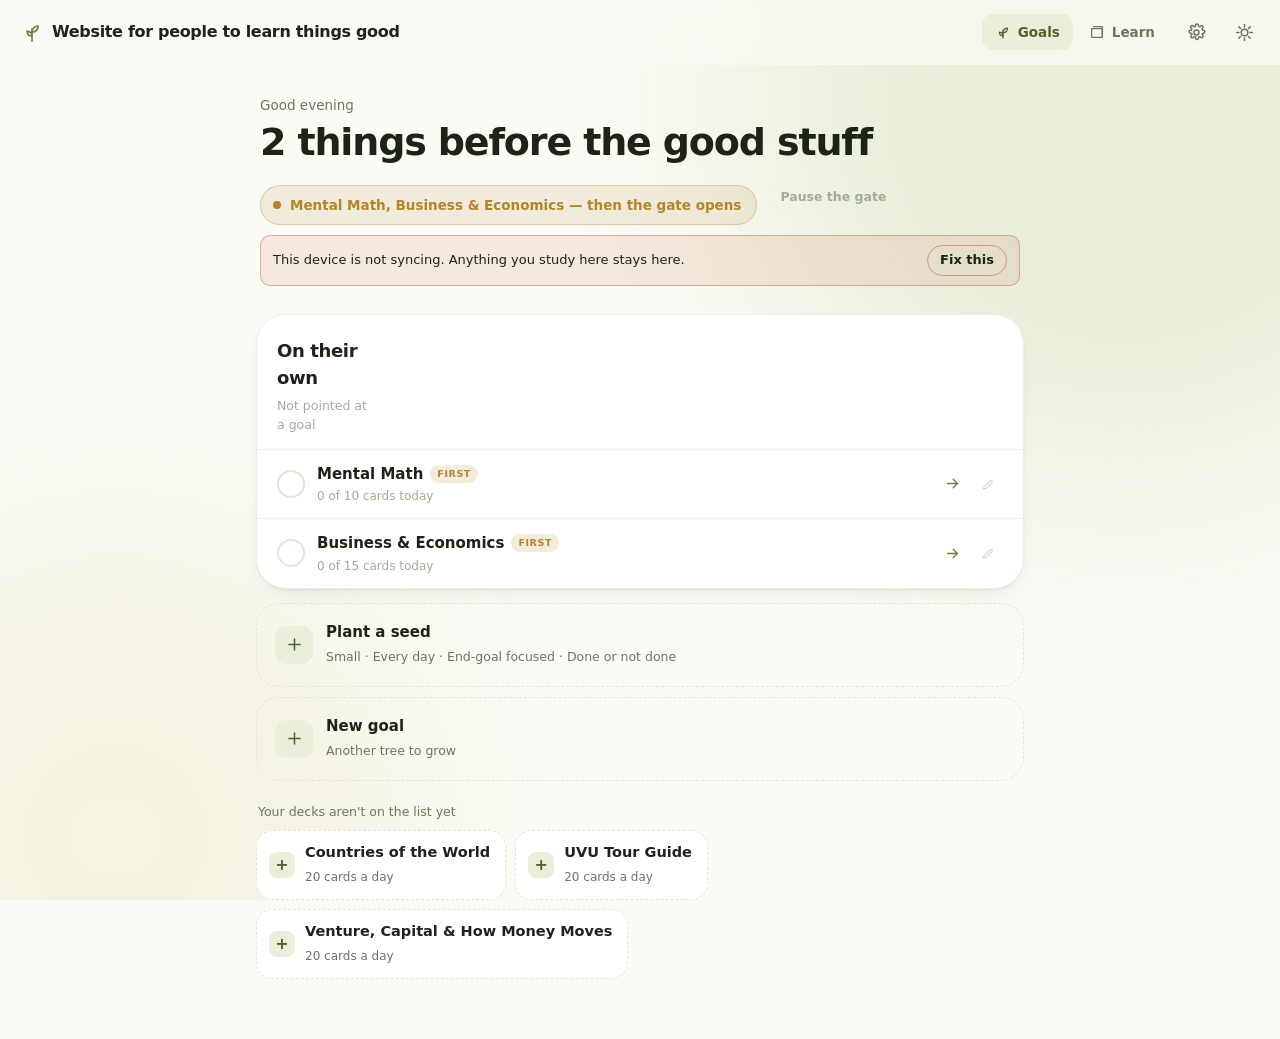
<file: index.html>
<!DOCTYPE html>
<html lang="en" data-theme="light">
<head>
<meta charset="utf-8" />
<meta name="viewport" content="width=device-width, initial-scale=1, viewport-fit=cover, maximum-scale=1" />
<title>Website for people to learn things good</title>
<meta name="description" content="Spaced-repetition decks: a guided business & economics curriculum plus any subject you feed it." />
<meta name="theme-color" content="#fbfbf7" />
<meta name="apple-mobile-web-app-capable" content="yes" />
<meta name="mobile-web-app-capable" content="yes" />
<meta name="apple-mobile-web-app-status-bar-style" content="default" />
<meta name="apple-mobile-web-app-title" content="Learn Things Good" />
<link rel="manifest" href="manifest.webmanifest" />
<link rel="icon" href="icons/icon.svg" type="image/svg+xml" />
<link rel="apple-touch-icon" href="icons/apple-touch-icon.png" />
<link rel="stylesheet" href="styles.css?v=46" />
</head>
<body>

<div class="wash" aria-hidden="true"><span></span><span></span></div>

<header class="topbar">
  <button class="brand" id="brandBtn" aria-label="All decks">
    <svg class="mark" viewBox="0 0 24 24" aria-hidden="true"><path d="M12 21V9"/><path d="M12 12c0-3 2.4-5.5 6-6 0 3.6-2.2 6-6 6z"/><path d="M12 16c0-2.4-1.9-4.4-4.8-4.8 0 2.9 1.8 4.8 4.8 4.8z"/></svg>
    <span class="brand-text">Website for people to learn things good</span><span class="brand-short">Learn Things Good</span>
  </button>
  <button class="deck-pill" id="deckPill" hidden>
    <span class="deck-dot" id="deckPillDot"></span>
    <span id="deckPillName">Deck</span>
    <svg viewBox="0 0 24 24" aria-hidden="true"><path d="M8 9l4-4 4 4M16 15l-4 4-4-4"/></svg>
  </button>
  <nav class="tabs desktop-tabs" id="desktopTabs" aria-label="Primary"></nav>
  <button class="icon-btn" id="settingsBtn" aria-label="Settings">
    <svg viewBox="0 0 24 24" aria-hidden="true"><circle cx="12" cy="12" r="3.2"/><path d="M19.2 13.6a1.5 1.5 0 0 0 .3 1.6l.1.1a1.8 1.8 0 1 1-2.5 2.5l-.1-.1a1.5 1.5 0 0 0-2.5 1v.3a1.8 1.8 0 1 1-3.6 0v-.2a1.5 1.5 0 0 0-2.6-1l-.1.1a1.8 1.8 0 1 1-2.5-2.5l.1-.1a1.5 1.5 0 0 0-1-2.5H4.5a1.8 1.8 0 1 1 0-3.6h.2a1.5 1.5 0 0 0 1-2.6l-.1-.1A1.8 1.8 0 1 1 8.1 4.4l.1.1a1.5 1.5 0 0 0 1.6.3h.1a1.5 1.5 0 0 0 .9-1.4V3a1.8 1.8 0 1 1 3.6 0v.2a1.5 1.5 0 0 0 2.5 1l.1-.1a1.8 1.8 0 1 1 2.5 2.5l-.1.1a1.5 1.5 0 0 0 1 2.5h.3a1.8 1.8 0 1 1 0 3.6H21a1.5 1.5 0 0 0-1.4.9z"/></svg>
  </button>
  <button class="icon-btn" id="themeToggle" aria-label="Toggle theme">
    <svg viewBox="0 0 24 24" class="ico-sun" aria-hidden="true"><circle cx="12" cy="12" r="4.2"/><g><path d="M12 2v3M12 19v3M2 12h3M19 12h3M4.9 4.9l2.1 2.1M17 17l2.1 2.1M19.1 4.9L17 7M7 17l-2.1 2.1"/></g></svg>
    <svg viewBox="0 0 24 24" class="ico-moon" aria-hidden="true"><path d="M20 14.5A8.5 8.5 0 0 1 9.5 4a8.5 8.5 0 1 0 10.5 10.5z"/></svg>
  </button>
</header>

<main id="app">

  <!-- ───────────────── GOALS: the whole thing ───────────────── -->
  <section class="view" id="view-today" data-view="today">
    <div class="hero">
      <p class="eyebrow" id="todayGreeting">Good evening</p>
      <h1 class="today-line" id="todayLine">Today</h1>
      <div class="gate-row">
        <div class="gate" id="gate" hidden><span class="gate-dot"></span><span id="gateText">—</span></div>
        <button class="gate-pause" id="gatePauseBtn" hidden>Pause the gate</button>
      </div>

      <!-- said out loud, where you will actually see it: your work is not
           leaving this device -->
      <p class="sync-health" id="syncHealth" hidden></p>

      <!-- the day's reward: it grows with the streak -->
      <div class="harvest" id="harvest" hidden>
        <div class="plant" id="plant"></div>
        <p class="harvest-day" id="harvestDay">Day 1</p>
        <p class="harvest-line" id="harvestLine">—</p>
        <p class="harvest-note" id="harvestNote"></p>
      </div>
    </div>

    <div class="grove" id="grove"></div>

    <div class="suggest" id="suggest" hidden>
      <p class="suggest-head">Your decks aren't on the list yet</p>
      <div class="suggest-row" id="suggestRow"></div>
    </div>
  </section>


  <!-- ───────────────── DECKS (Learn) ───────────────── -->
  <section class="view" id="view-decks" data-view="decks">
    <div class="hero">
      <p class="eyebrow" id="greeting">Welcome back</p>
      <h1 class="due-count"><span id="dueBig">0</span><small id="dueWord">cards due</small></h1>
      <p class="sub" id="heroSub">across all your decks</p>
      <!-- The state of sync, on the screen you actually look at. It used to
           live only on Goals, so a device that was not syncing looked
           completely normal from here. -->
      <button class="sync-pill" id="syncPill" hidden></button>
    </div>

    <div class="deck-grid" id="deckGrid"></div>
  </section>

  <!-- ───────────────── DECK HOME ───────────────── -->
  <section class="view" id="view-deck" data-view="deck">
    <div class="deck-hero" id="deckHero">
      <p class="eyebrow" id="deckKindLabel">Deck</p>
      <h1 id="deckTitle">Deck</h1>
      <p class="sub" id="deckSub">—</p>
      <button class="btn primary big" id="deckStart"><span>Start session</span>
        <svg viewBox="0 0 24 24" aria-hidden="true"><path d="M5 12h13M13 6l6 6-6 6"/></svg></button>
    </div>

    <div class="stat-row">
      <div class="stat"><span class="stat-num" id="statTotal">0</span><span class="stat-label">Cards</span></div>
      <div class="stat"><span class="stat-num" id="statMastered">0</span><span class="stat-label">Mastered</span></div>
      <div class="stat"><span class="stat-num" id="statStreak">0</span><span class="stat-label">Day streak</span></div>
    </div>

    <div class="quick-row four">
      <button class="quick" data-go="path"><svg viewBox="0 0 24 24" aria-hidden="true"><path d="M12 21V9"/><path d="M12 12c0-3 2.4-5.5 6-6 0 3.6-2.2 6-6 6z"/><path d="M12 16c0-2.4-1.9-4.4-4.8-4.8 0 2.9 1.8 4.8 4.8 4.8z"/></svg><span id="quickPathLabel">The path</span></button>
      <button class="quick" data-go="add"><svg viewBox="0 0 24 24" aria-hidden="true"><path d="M12 5v14M5 12h14"/></svg><span>Add cards</span></button>
      <button class="quick" data-go="browse"><svg viewBox="0 0 24 24" aria-hidden="true"><path d="M4 6h16M4 12h16M4 18h11"/></svg><span>Browse</span></button>
      <button class="quick" data-go="study"><svg viewBox="0 0 24 24" aria-hidden="true"><rect x="3" y="7" width="13" height="13" rx="3"/><path d="M8 4h9a3 3 0 0 1 3 3v9"/></svg><span>Study</span></button>
    </div>

    <button class="globe-launch" id="globeLaunch" hidden>
      <span class="globe-launch-orb"><svg viewBox="0 0 24 24" aria-hidden="true">
        <circle cx="12" cy="12" r="9"/><ellipse cx="12" cy="12" rx="4" ry="9"/><path d="M3.6 9h16.8M3.6 15h16.8"/>
      </svg></span>
      <span><strong>Study on the globe</strong><em>The way this deck is meant to be learned</em></span>
      <svg class="globe-launch-go" viewBox="0 0 24 24" aria-hidden="true"><path d="M5 12h13M13 6l6 6-6 6"/></svg>
    </button>

    <div class="panel">
      <div class="panel-head"><h2>Box breakdown</h2><span class="hint">right → next box · wrong → Box 1</span></div>
      <div class="boxes" id="boxes"></div>
    </div>

    <div class="panel">
      <div class="panel-head"><h2 id="topicHead">By topic</h2></div>
      <div class="catlist" id="catList"></div>
    </div>
  </section>

  <!-- ───────────────── PATH ───────────────── -->
  <section class="view" id="view-path" data-view="path">
    <div class="view-head">
      <h1 id="pathTitle">The path</h1>
      <span class="count-pill" id="pathProgress">0%</span>
    </div>
    <p class="lede" id="pathLede">Each idea sits on the ones before it. Tap any node to study just that piece.</p>
    <div class="tree" id="tree"></div>
  </section>

  <!-- ───────────────── GLOBE ───────────────── -->
  <section class="view" id="view-globe" data-view="globe">
    <div class="globe-bar">
      <button class="icon-btn ghost" id="globeExit" aria-label="Leave the globe">
        <svg viewBox="0 0 24 24" aria-hidden="true"><path d="M6 6l12 12M18 6L6 18"/></svg>
      </button>
      <div class="progress">
        <div class="progress-track"><div class="progress-fill" id="globeFill"></div></div>
        <span class="progress-text" id="globeCount">0 / 0</span>
      </div>
      <button class="pace-chip" id="globePace">Steady</button>
      <span class="box-chip" id="globeScore">0</span>
    </div>

    <div class="globe-stage">
      <canvas id="globeCanvas"></canvas>
      <div class="globe-veil" id="globeVeil"></div>
    </div>

    <div class="globe-ask">
      <p class="globe-region" id="globeRegion">—</p>
      <h2 class="globe-q" id="globeQ">Which country is starred?</h2>
      <div class="globe-options" id="globeOptions"></div>
      <div class="globe-done" id="globeDone" hidden>
        <p class="globe-done-score" id="globeDoneScore">—</p>
        <p class="globe-done-sub" id="globeDoneSub">—</p>
        <div class="globe-done-actions">
          <button class="btn ghost" id="globeAgain">Again</button>
          <button class="btn primary" id="globeBack">Done</button>
        </div>
      </div>
    </div>
  </section>

  <!-- ───────────────── STUDY ───────────────── -->
  <section class="view" id="view-study" data-view="study">
    <div class="session-bar">
      <button class="icon-btn ghost" id="endSession" aria-label="End session">
        <svg viewBox="0 0 24 24" aria-hidden="true"><path d="M6 6l12 12M18 6L6 18"/></svg>
      </button>
      <button class="icon-btn ghost" id="backCard" aria-label="Back to the last card" hidden>
        <svg viewBox="0 0 24 24" aria-hidden="true"><path d="M10 6L4 12l6 6"/><path d="M4 12h10a6 6 0 0 1 6 6v1"/></svg>
      </button>
      <div class="progress">
        <div class="progress-track"><div class="progress-fill" id="progressFill"></div></div>
        <span class="progress-text" id="progressText">0 / 0</span>
      </div>
      <span class="box-chip" id="cardBox">Box 1</span>
    </div>

    <div class="stage" id="stage">
      <div class="card-slot" id="cardSlot">
        <div class="flashcard" id="flashcard" tabindex="0" role="button" aria-label="Reveal answer">
          <div class="face front">
            <span class="cat-chip" id="cardCat">Topic</span>
            <p class="face-text" id="cardFront">—</p>
            <span class="tap-hint">tap to reveal</span>
          </div>
          <div class="face back">
            <span class="cat-chip subtle">Answer</span>
            <p class="face-text" id="cardBack">—</p>
          </div>
        </div>
      </div>
    </div>

    <!-- memorizing a passage: read → first letters → type it -->
    <div class="memorize" id="memorize" hidden>
      <div class="mem-head">
        <span class="cat-chip" id="memPassage">Passage</span>
        <span class="box-chip" id="memStage">Read it</span>
      </div>
      <div class="mem-lead" id="memLead" hidden></div>
      <p class="mem-text" id="memText">—</p>
      <textarea class="mem-input" id="memInput" rows="4" placeholder="Type it from memory…" spellcheck="false" hidden></textarea>
      <div class="mem-diff" id="memDiff" hidden></div>
      <div class="mem-actions" id="memActions"></div>
      <button class="mem-context-btn" id="memPeekBtn" type="button" hidden>Show me the line</button>
      <button class="mem-context-btn" id="memContextBtn" type="button">Show the whole passage</button>
      <div class="mem-context" id="memContext" hidden></div>
    </div>

    <div class="answer-row" id="answerRow">
      <button class="btn miss" id="missBtn"><svg viewBox="0 0 24 24" aria-hidden="true"><path d="M6 6l12 12M18 6L6 18"/></svg><span>Missed it</span><kbd class="key-hint">D</kbd></button>
      <button class="btn got" id="gotBtn"><svg viewBox="0 0 24 24" aria-hidden="true"><path d="M4 12.5l5 5L20 6.5"/></svg><span>Got it</span><kbd class="key-hint">F</kbd></button>
    </div>

    <div class="session-done" id="sessionDone" hidden>
      <div class="done-ring"><svg viewBox="0 0 120 120" aria-hidden="true"><circle cx="60" cy="60" r="52"/><circle cx="60" cy="60" r="52" class="ring-fg" id="doneRing"/></svg><span id="donePct">0%</span></div>
      <h2>Session complete</h2>
      <p id="doneSummary">—</p>
      <!-- where the night's work actually is -->
      <p class="done-sync" id="doneSync" hidden></p>
      <div class="done-actions">
        <button class="btn ghost" id="doneHome">Back to deck</button>
        <button class="btn primary" id="doneAgain">Study more</button>
      </div>
    </div>
  </section>

  <!-- ───────────────── ADD ───────────────── -->
  <section class="view" id="view-add" data-view="add">
    <div class="view-head">
      <h1>Add to <span id="addDeckName">deck</span></h1>
    </div>
    <div class="seg wide" id="addModeSeg" role="tablist">
      <button class="seg-btn on" data-mode="one" role="tab">One by one</button>
      <button class="seg-btn" data-mode="paste" role="tab">Paste list</button>
      <button class="seg-btn" data-mode="notes" role="tab">From notes</button>
      <button class="seg-btn" data-mode="gen" role="tab">Generate</button>
      <span class="seg-thumb" id="segThumb"></span>
    </div>

    <!-- one by one -->
    <form class="panel form" id="addForm">
      <label class="field"><span>Front <em>question or term</em></span>
        <textarea id="fFront" rows="2" placeholder="What is opportunity cost?" required></textarea></label>
      <label class="field"><span>Back <em>answer</em></span>
        <textarea id="fBack" rows="3" placeholder="What you gave up to get it." required></textarea></label>
      <label class="field"><span>Topic <em>optional</em></span>
        <input id="fCat" list="topicList" placeholder="e.g. Chapter 3" /></label>
      <datalist id="topicList"></datalist>
      <div class="form-actions">
        <span class="added-count" id="addedCount"></span>
        <button class="btn primary" type="submit">Add card <kbd>⌘↵</kbd></button>
      </div>
    </form>

    <!-- paste list -->
    <form class="panel form" id="pasteForm" hidden>
      <label class="field"><span>Paste your list</span>
        <textarea id="fPaste" rows="9" placeholder="One card per line. Any of these work:

opportunity cost | what you gave up
opportunity cost - what you gave up
opportunity cost: what you gave up
opportunity cost&#9;what you gave up"></textarea></label>
      <div class="row tight">
        <label class="check"><input type="checkbox" id="pasteReverse" /><span>Also make reverse cards <em>(good for languages)</em></span></label>
      </div>
      <label class="field"><span>Topic for these <em>optional</em></span>
        <input id="fPasteCat" list="topicList" placeholder="e.g. Unit 2 vocab" /></label>
      <div class="form-actions">
        <span class="added-count" id="pasteCount"></span>
        <button class="btn ghost" type="button" id="pastePreview">Preview</button>
        <button class="btn primary" type="submit">Import</button>
      </div>
    </form>

    <!-- from notes (AI) -->
    <form class="panel form" id="notesForm" hidden>
      <label class="field"><span>Paste notes, a chapter, a syllabus, anything</span>
        <textarea id="fNotes" rows="10" placeholder="Paste raw lecture notes or a reading. Claude pulls out the testable ideas and writes cards you review before they're added."></textarea></label>
      <div class="row tight">
        <label class="field inline"><span>How many cards</span>
          <div class="select-wrap small"><select id="fNotesCount"><option>10</option><option selected>15</option><option>20</option><option>30</option></select><svg viewBox="0 0 24 24" aria-hidden="true"><path d="M6 9l6 6 6-6"/></svg></div></label>
        <label class="field inline grow"><span>Topic <em>optional</em></span>
          <input id="fNotesCat" list="topicList" placeholder="e.g. Lecture 4" /></label>
      </div>
      <div class="form-actions">
        <span class="added-count" id="notesCount"></span>
        <button class="btn primary" type="submit" id="notesBtn">Make cards</button>
      </div>
      <p class="hint keyless" hidden>Needs a Claude API key — add one in Settings.</p>
    </form>

    <!-- memorize a passage (text decks) -->
    <form class="panel form" id="memForm" hidden>
      <label class="field"><span>What is it called</span>
        <input id="mTitle" placeholder="Gettysburg Address, Psalm 23, the opening of your pitch…" /></label>
      <label class="field"><span>Paste the text</span>
        <textarea id="mText" rows="8" placeholder="Paste the passage exactly as you want to memorize it — punctuation and all."></textarea></label>
      <div id="mEstimate" class="estimate" hidden></div>
      <div class="form-actions">
        <span class="added-count" id="mCount"></span>
        <button class="btn primary" type="submit" id="mCreate" disabled>Add passage</button>
      </div>
    </form>

    <!-- generate -->
    <form class="panel form" id="genForm" hidden>
      <p class="lede tight" id="genLede">Build more cards from what's already in this deck.</p>
      <label class="field" id="genScopeField"><span>Focus on</span>
        <div class="select-wrap"><select id="fGenScope"></select><svg viewBox="0 0 24 24" aria-hidden="true"><path d="M6 9l6 6 6-6"/></svg></div></label>
      <div class="row tight">
        <label class="field inline"><span>How many</span>
          <div class="select-wrap small"><select id="fGenCount"><option>5</option><option selected>10</option><option>15</option></select><svg viewBox="0 0 24 24" aria-hidden="true"><path d="M6 9l6 6 6-6"/></svg></div></label>
        <div class="field inline grow"><span>Engine</span>
          <div class="seg small" id="genEngineSeg">
            <button class="seg-btn on" type="button" data-engine="local">Offline</button>
            <button class="seg-btn" type="button" data-engine="ai">Claude</button>
            <span class="seg-thumb" id="genThumb"></span>
          </div>
        </div>
      </div>
      <div class="form-actions">
        <span class="added-count" id="genCount"></span>
        <button class="btn primary" type="submit" id="genBtn">Generate</button>
      </div>
      <p class="hint" id="genHint">Offline mode remixes your existing cards into new angles — reversals, fill-in-the-blanks, and questions that connect two ideas. No key needed.</p>
    </form>
  </section>

  <!-- ───────────────── BROWSE ───────────────── -->
  <section class="view" id="view-browse" data-view="browse">
    <div class="view-head"><h1>Cards</h1><span class="count-pill" id="browseCount">0</span></div>
    <div class="filters">
      <div class="search">
        <svg viewBox="0 0 24 24" aria-hidden="true"><circle cx="11" cy="11" r="7"/><path d="M20 20l-3.5-3.5"/></svg>
        <input id="search" type="search" placeholder="Search this deck…" autocomplete="off" />
      </div>
      <div class="chip-row" id="catFilter"></div>
      <div class="chip-row" id="boxFilter"></div>
    </div>
    <div class="card-list" id="cardList"></div>
    <p class="empty" id="browseEmpty" hidden>Nothing here yet.</p>
  </section>

  <!-- ───────────────── SETTINGS ───────────────── -->
  <section class="view" id="view-more" data-view="more">
    <div class="view-head"><h1>Settings</h1></div>

    <div class="panel">
      <div class="row">
        <div><strong>Cards per session</strong><p class="hint">Your nightly target.</p></div>
        <div class="stepper">
          <button class="icon-btn" id="targetDown" aria-label="Fewer">−</button>
          <span id="targetVal">15</span>
          <button class="icon-btn" id="targetUp" aria-label="More">+</button>
        </div>
      </div>
      <div class="row">
        <div><strong>Missed cards come back</strong><p class="hint">Re-queue a missed card at the end of the same session.</p></div>
        <button class="switch" id="requeueSwitch" role="switch" aria-checked="false"><span></span></button>
      </div>
      <div class="row">
        <div><strong>The gate</strong><p class="hint" id="gateStateHint">Blocks the entertainment sites until today's seeds are done.</p></div>
        <button class="switch" id="gateSwitch" role="switch" aria-checked="true"><span></span></button>
      </div>
    </div>

    <div class="panel">
      <div class="panel-head"><h2>Claude API key</h2></div>
      <p class="hint">Powers "From notes" and Claude-generated cards. Stored only in this browser, on this device — never sent anywhere but Anthropic, never in the code.</p>
      <div class="key-row">
        <input type="password" id="apiKey" placeholder="sk-ant-…" autocomplete="off" spellcheck="false" />
        <button class="icon-btn" id="keyPeek" aria-label="Show key" type="button">
          <svg viewBox="0 0 24 24" aria-hidden="true"><path d="M2 12s3.6-6.5 10-6.5S22 12 22 12s-3.6 6.5-10 6.5S2 12 2 12z"/><circle cx="12" cy="12" r="2.6"/></svg>
        </button>
      </div>
      <div class="row wrap">
        <button class="btn primary" id="keySave">Save key</button>
        <button class="btn ghost" id="keyTest">Test it</button>
        <button class="btn danger-ghost" id="keyClear">Remove</button>
        <span class="key-state" id="keyState"></span>
      </div>
    </div>

    <div class="panel">
      <div class="panel-head"><h2>Schedule</h2></div>
      <ul class="schedule">
        <li><b>Box 1</b><span>every session</span></li>
        <li><b>Box 2</b><span>every 2 days</span></li>
        <li><b>Box 3</b><span>every 4 days</span></li>
        <li><b>Box 4</b><span>every 8 days</span></li>
        <li><b>Box 5</b><span>every 16 days → mastered</span></li>
      </ul>
    </div>

    <div class="panel">
      <div class="panel-head"><h2>Sync across your devices</h2></div>
      <p class="hint" style="margin-bottom:10px">
        Your phone and your computer each keep their own copy. Connect them and progress is
        merged both ways — whichever device studied a card most recently wins, and ticks from
        both are kept. Everything lives in one private gist on your own GitHub.
      </p>
      <ol class="hint sync-steps">
        <li>Open <b>github.com/settings/tokens</b></li>
        <li>Use the <b>Generate new token</b> dropdown → <b>classic</b>. Fine-grained tokens cannot use gists.</li>
        <li>Tick only the <b>gist</b> scope, then generate. It starts with <code>ghp_</code>.</li>
        <li>Paste it below on <b>each</b> device</li>
      </ol>
      <label class="field"><span>GitHub token</span>
        <input id="syncToken" type="password" placeholder="ghp_…" autocomplete="off" /></label>
      <p class="key-state" id="syncState">Not connected — this device only</p>
      <!-- The facts, so two devices can be compared in five seconds instead
           of guessed at. If the gist ids differ, they are not talking. -->
      <dl class="sync-facts" id="syncFacts" hidden></dl>
      <div class="key-actions">
        <button class="btn ghost" id="syncNow">Sync now</button>
        <button class="btn ghost" id="syncClear">Disconnect</button>
        <button class="btn primary" id="syncSave">Connect</button>
      </div>
      <!-- Setting up the second device should not mean doing the first
           device's work again. -->
      <div class="key-actions" id="linkRow" hidden>
        <button class="btn ghost" id="syncLink">Copy a link to set up another device</button>
      </div>
    </div>

    <div class="panel">
      <div class="panel-head"><h2>Your data</h2></div>
      <div class="row wrap">
        <button class="btn ghost" id="exportBtn">Export JSON</button>
        <button class="btn ghost" id="importBtn">Import JSON</button>
        <input type="file" id="importFile" accept="application/json" hidden />
        <button class="btn danger-ghost" id="resetBtn">Reset everything</button>
      </div>
      <p class="hint">Everything lives in this browser. No account, no server. Export before clearing site data.</p>
    </div>
    <p class="version">Website for people to learn things good · Leitner spaced repetition</p>
  </section>
</main>

<nav class="tabbar" id="mobileTabs" aria-label="Primary"></nav>
<div class="toast-wrap" id="toasts" aria-live="polite"></div>

<!-- ───── card edit sheet ───── -->
<div class="modal-scrim" id="scrim" hidden>
  <div class="modal" role="dialog" aria-modal="true" aria-labelledby="modalTitle">
    <h3 id="modalTitle">Edit card</h3>
    <label class="field"><span>Front</span><textarea id="eFront" rows="2"></textarea></label>
    <label class="field"><span>Back</span><textarea id="eBack" rows="3"></textarea></label>
    <label class="field"><span>Topic</span><input id="eCat" list="topicList" /></label>
    <label class="field"><span>Box</span><div class="select-wrap"><select id="eBox"></select><svg viewBox="0 0 24 24" aria-hidden="true"><path d="M6 9l6 6 6-6"/></svg></div></label>
    <div class="modal-actions">
      <button class="btn danger-ghost" id="eDelete">Delete</button>
      <span class="spacer"></span>
      <button class="btn ghost" id="eCancel">Cancel</button>
      <button class="btn primary" id="eSave">Save</button>
    </div>
  </div>
</div>

<!-- ───── deck sheet ───── -->
<div class="modal-scrim" id="deckScrim" hidden>
  <div class="modal" role="dialog" aria-modal="true" aria-labelledby="deckModalTitle">
    <h3 id="deckModalTitle">New deck</h3>
    <label class="field"><span>Name</span><input id="dName" placeholder="BIOL 210, Spanish, Chess openings…" /></label>
    <div class="field" id="dKindField"><span>What goes in it</span>
      <div class="seg" id="dKindSeg">
        <button class="seg-btn on" type="button" data-kind="plain">Cards</button>
        <button class="seg-btn" type="button" data-kind="text">Text to memorize</button>
        <span class="seg-thumb" id="dKindThumb"></span>
      </div>
    </div>
    <div class="field"><span>Colour</span><div class="swatches" id="dSwatches"></div></div>
    <div class="modal-actions">
      <button class="btn danger-ghost" id="dReset" hidden>Reset progress</button>
      <button class="btn danger-ghost" id="dDelete" hidden>Delete deck</button>
      <span class="spacer"></span>
      <button class="btn ghost" id="dCancel">Cancel</button>
      <button class="btn primary" id="dSave">Save</button>
    </div>
  </div>
</div>

<!-- ───── principle sheet ───── -->
<div class="modal-scrim" id="nodeScrim" hidden>
  <div class="modal" role="dialog" aria-modal="true" aria-labelledby="nodeTitle">
    <span class="cat-chip" id="nodePhase">Phase</span>
    <h3 id="nodeTitle">Principle</h3>
    <p class="node-idea" id="nodeIdea">—</p>
    <div class="node-meta" id="nodeMeta"></div>
    <div class="node-bar"><i id="nodeBar"></i></div>
    <p class="hint" id="nodeStats">—</p>
    <div class="modal-actions">
      <button class="btn ghost" id="nodeGenerate">Generate more</button>
      <span class="spacer"></span>
      <button class="btn ghost" id="nodeClose">Close</button>
      <button class="btn primary" id="nodeStudy">Study these</button>
    </div>
  </div>
</div>

<!-- ───── review queue ───── -->
<div class="modal-scrim" id="reviewScrim" hidden>
  <div class="modal tall" role="dialog" aria-modal="true" aria-labelledby="reviewTitle">
    <h3 id="reviewTitle">Review new cards</h3>
    <p class="hint" id="reviewHint">Keep what's good. Nothing is added until you say so.</p>
    <div class="review-list" id="reviewList"></div>
    <div class="modal-actions">
      <button class="btn ghost" id="reviewNone">Discard all</button>
      <span class="spacer"></span>
      <span class="key-state" id="reviewCount"></span>
      <button class="btn primary" id="reviewAdd">Add kept</button>
    </div>
  </div>
</div>


<!-- ───── habit sheet ───── -->
<div class="modal-scrim" id="habitScrim" hidden>
  <div class="modal" role="dialog" aria-modal="true" aria-labelledby="habitTitle">
    <h3 id="habitTitle">Plant a seed</h3>
    <p class="seeds-key"><b>S</b>mall · <b>E</b>very day · <b>E</b>nd-goal focused · <b>D</b>one or not done</p>
    <label class="field"><span>What is it</span><input id="hName" placeholder="Play guitar, one math lesson, 15 cards…" /></label>
    <label class="field"><span><i class="ltr">S</i>mall — the floor <em>the tiniest version that still counts</em></span>
      <input id="hFloor" placeholder="Pick it up and play one thing" /></label>
    <label class="field"><span><i class="ltr">E</i>very day — how often</span>
      <div class="select-wrap"><select id="hCadence"></select><svg viewBox="0 0 24 24" aria-hidden="true"><path d="M6 9l6 6 6-6"/></svg></div></label>
    <label class="field"><span><i class="ltr">E</i>nd goal it feeds <em>optional</em></span>
      <div class="select-wrap"><select id="hGoal"></select><svg viewBox="0 0 24 24" aria-hidden="true"><path d="M6 9l6 6 6-6"/></svg></div></label>
    <label class="field"><span>Powered by a deck <em>checks itself off</em></span>
      <div class="select-wrap"><select id="hLink"></select><svg viewBox="0 0 24 24" aria-hidden="true"><path d="M6 9l6 6 6-6"/></svg></div></label>
    <label class="field" id="hAmountField" hidden><span>How many to count as done</span>
      <input id="hAmount" type="number" min="1" value="15" /></label>
    <p class="seeds-d"><i class="ltr">D</i>one or not done. No half credit, no partial scores — you either did it or you didn't.</p>
    <div class="row">
      <div><strong>Holds the gate</strong><p class="hint" id="hGateHint">Blocks YouTube and Instagram until it is done.</p></div>
      <button class="switch" id="hGate" role="switch" aria-checked="false" type="button"><span></span></button>
    </div>
    <div class="modal-actions">
      <button class="btn danger-ghost" id="hDelete" hidden>Delete</button>
      <span class="spacer"></span>
      <button class="btn ghost" id="hCancel">Cancel</button>
      <button class="btn primary" id="hSave">Save</button>
    </div>
  </div>
</div>

<!-- ───── goal sheet ───── -->
<!-- Studying on a device that is not syncing is a decision, not an accident.
     Asked once per device, then remembered. -->
<div class="modal-scrim" id="soloScrim" hidden>
  <div class="modal" role="dialog" aria-modal="true" aria-labelledby="soloTitle">
    <h3 id="soloTitle">This device isn't syncing</h3>
    <p class="hint">Anything you study here stays in this browser. It will not reach your phone, and clearing site data loses it.</p>
    <div class="modal-actions">
      <span class="spacer"></span>
      <button class="btn ghost" id="soloAnyway">Study here only</button>
      <button class="btn primary" id="soloConnect">Connect it now</button>
    </div>
  </div>
</div>

<div class="modal-scrim" id="goalScrim" hidden>
  <div class="modal" role="dialog" aria-modal="true" aria-labelledby="goalTitle">
    <h3 id="goalTitle">New goal</h3>
    <label class="field"><span>What do you want</span><input id="gName" placeholder="Memorise Man in the Arena, get good at math…" /></label>
    <label class="field"><span>Why <em>optional, but it helps on bad days</em></span><input id="gWhy" placeholder="" /></label>
    <label class="field"><span>Aiming for <em>optional</em></span><input id="gDate" type="date" /></label>
    <div class="field"><span>Which tree</span><div class="tree-picker" id="gTree"></div></div>
    <div class="modal-actions">
      <button class="btn danger-ghost" id="gDelete" hidden>Delete</button>
      <span class="spacer"></span>
      <button class="btn ghost" id="gCancel">Cancel</button>
      <button class="btn primary" id="gSave">Save</button>
    </div>
  </div>
</div>

<div class="busy" id="busy" hidden><div class="spinner"></div><p id="busyText">Thinking…</p></div>

<script src="app.js?v=46" type="module"></script>
</body>
</html>
</file>
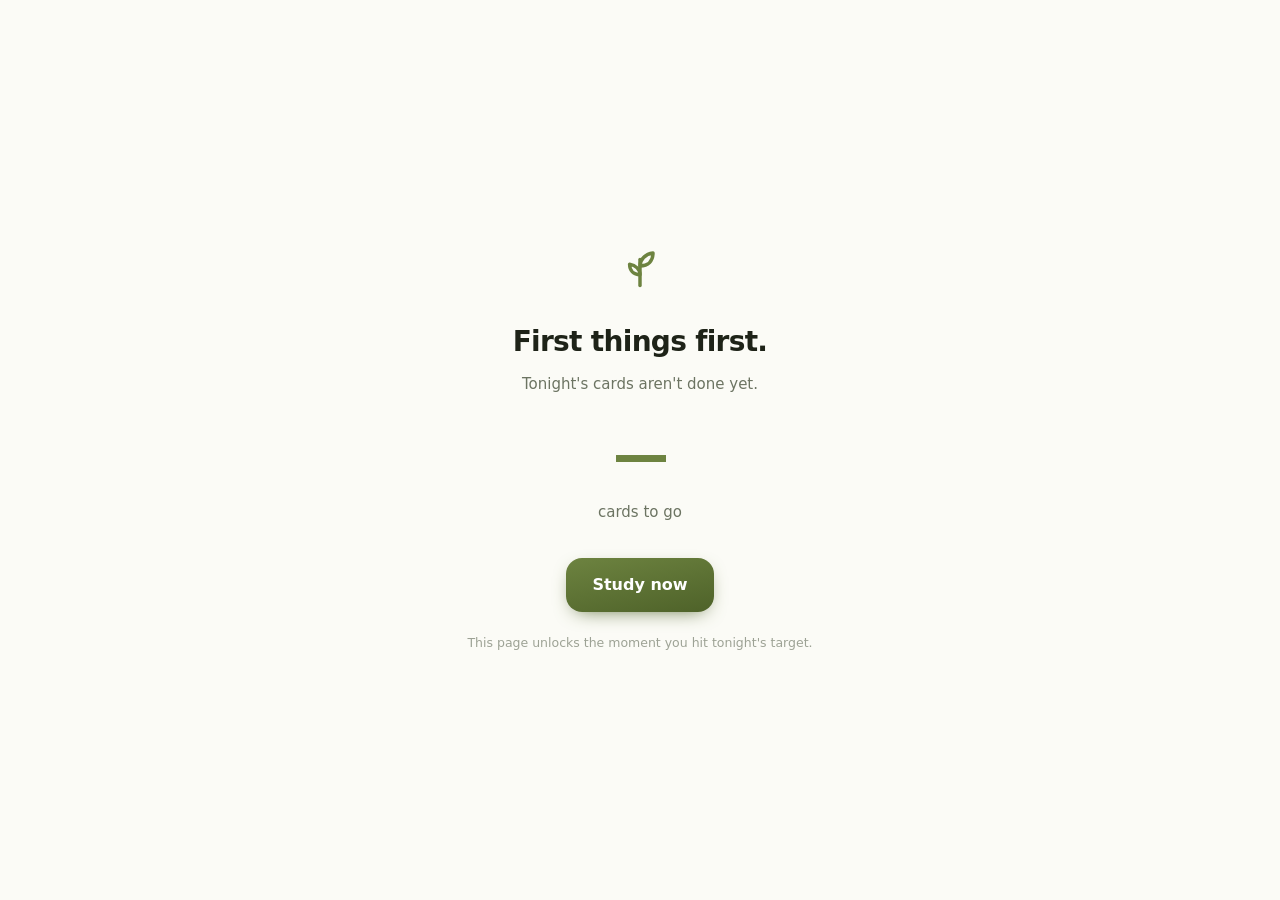
<file: blocker/blocked.html>
<!DOCTYPE html>
<html lang="en">
<head>
<meta charset="utf-8" />
<title>First things first</title>
<style>
  :root { color-scheme: light dark; }
  * { box-sizing: border-box; }
  body {
    margin: 0; min-height: 100vh; display: grid; place-items: center;
    background: #fbfbf6; color: #1e2318;
    font: 400 16px/1.5 -apple-system, BlinkMacSystemFont, "SF Pro Text", "Segoe UI", system-ui, sans-serif;
    -webkit-font-smoothing: antialiased;
  }
  @media (prefers-color-scheme: dark) { body { background: #14170f; color: #edf0e4; } }
  .wrap { text-align: center; max-width: 460px; padding: 40px 28px; animation: rise .5s cubic-bezier(.22,.68,0,1) both; }
  @keyframes rise { from { opacity: 0; transform: translateY(14px); } to { opacity: 1; transform: none; } }
  .mark { width: 52px; height: 52px; margin-bottom: 22px; color: #6d8340; }
  h1 { font-size: 28px; font-weight: 690; letter-spacing: -.025em; margin: 0 0 10px; }
  p { margin: 0 0 8px; color: #6c7462; font-size: 15px; }
  @media (prefers-color-scheme: dark) { p { color: #99a488; } }
  .count { font-size: 56px; font-weight: 700; letter-spacing: -.04em; color: #6d8340; margin: 18px 0 4px; font-variant-numeric: tabular-nums; }
  @media (prefers-color-scheme: dark) { .count { color: #a6c368; } }
  .btn {
    display: inline-flex; align-items: center; gap: 9px; margin-top: 26px;
    padding: 15px 26px; border-radius: 16px; text-decoration: none;
    font-size: 16px; font-weight: 620; color: #fff;
    background: linear-gradient(168deg, #6d8340, #4e6229);
    box-shadow: 0 6px 20px -9px #4e6229; border: none; cursor: pointer;
    transition: transform .26s cubic-bezier(.34,1.56,.64,1), box-shadow .3s;
  }
  .btn:hover { transform: translateY(-2px); box-shadow: 0 12px 28px -10px #4e6229; }
  .btn:active { transform: scale(.97); }
  .fine { margin-top: 22px; font-size: 12.5px; opacity: .65; }
</style>
</head>
<body>
  <div class="wrap">
    <svg class="mark" viewBox="0 0 24 24" fill="none" stroke="currentColor" stroke-width="1.6" stroke-linecap="round" stroke-linejoin="round">
      <path d="M12 21V9"/><path d="M12 12c0-3 2.4-5.5 6-6 0 3.6-2.2 6-6 6z"/><path d="M12 16c0-2.4-1.9-4.4-4.8-4.8 0 2.9 1.8 4.8 4.8 4.8z"/>
    </svg>
    <h1>First things first.</h1>
    <p id="sub">Tonight's cards aren't done yet.</p>
    <div class="count" id="count">—</div>
    <p id="unit">cards to go</p>
    <a class="btn" id="go" href="#">Study now</a>
    <p class="fine" id="fine">This page unlocks the moment you hit tonight's target.</p>
  </div>
<script src="blocked.js"></script>
</body>
</html>
</file>
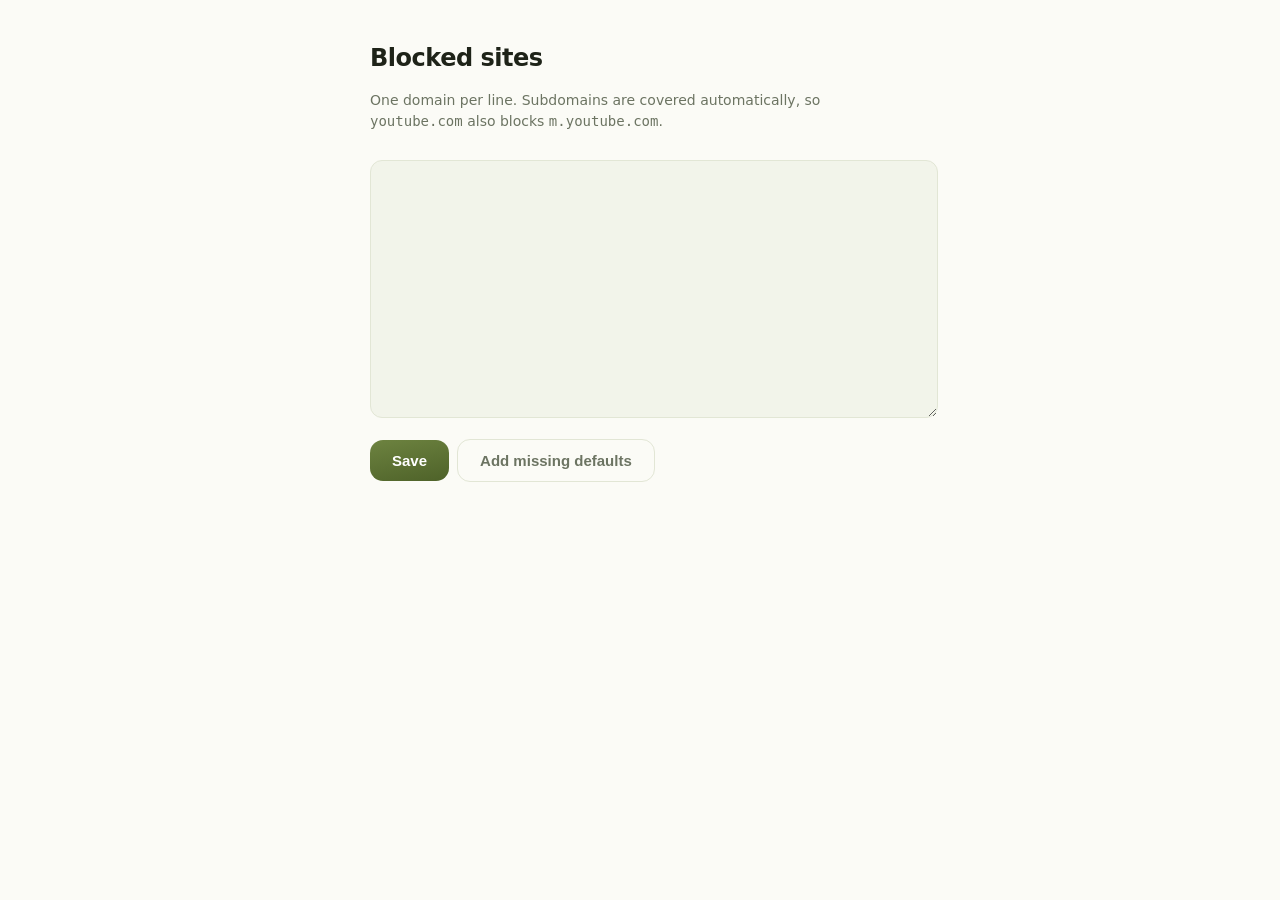
<file: blocker/options.html>
<!DOCTYPE html>
<html><head><meta charset="utf-8"><title>Learn Things Good — Gate</title><style>
:root{color-scheme:light dark}
body{max-width:540px;margin:40px auto;padding:0 24px;background:#fbfbf6;color:#1e2318;
 font:400 15px/1.5 -apple-system,BlinkMacSystemFont,"SF Pro Text","Segoe UI",system-ui,sans-serif;-webkit-font-smoothing:antialiased}
@media(prefers-color-scheme:dark){body{background:#14170f;color:#edf0e4}}
h1{font-size:24px;font-weight:690;letter-spacing:-.02em;margin:0 0 6px}
p{color:#6c7462;font-size:14px}
@media(prefers-color-scheme:dark){p{color:#99a488}}
textarea{width:100%;height:230px;margin-top:14px;padding:13px;border-radius:12px;font:14px/1.6 ui-monospace,monospace;
 background:#f2f4ea;border:1px solid #e2e6d5;color:inherit;resize:vertical}
@media(prefers-color-scheme:dark){textarea{background:#262c1d;border-color:#363d29}}
textarea:focus{outline:none;border-color:#6d8340;box-shadow:0 0 0 4px #6d834024}
button{margin-top:14px;padding:12px 22px;border:none;border-radius:13px;cursor:pointer;font-size:15px;font-weight:620;
 color:#fff;background:linear-gradient(168deg,#6d8340,#4e6229)}
button.ghost{background:none;border:1px solid #e2e6d5;color:#6c7462;margin-left:8px}@media(prefers-color-scheme:dark){button.ghost{border-color:#363d29;color:#99a488}}#saved{margin-left:12px;color:#6d8340;font-weight:600;font-size:14px;opacity:0;transition:opacity .3s}
#saved.on{opacity:1}
</style></head><body>
<h1>Blocked sites</h1>
<p>One domain per line. Subdomains are covered automatically, so <code>youtube.com</code> also blocks <code>m.youtube.com</code>.</p>
<textarea id="sites" spellcheck="false"></textarea>
<div><button id="save">Save</button><button id="restore" class="ghost">Add missing defaults</button><span id="saved">Saved</span></div>
<script type="module" src="options.js"></script></body></html>
</file>
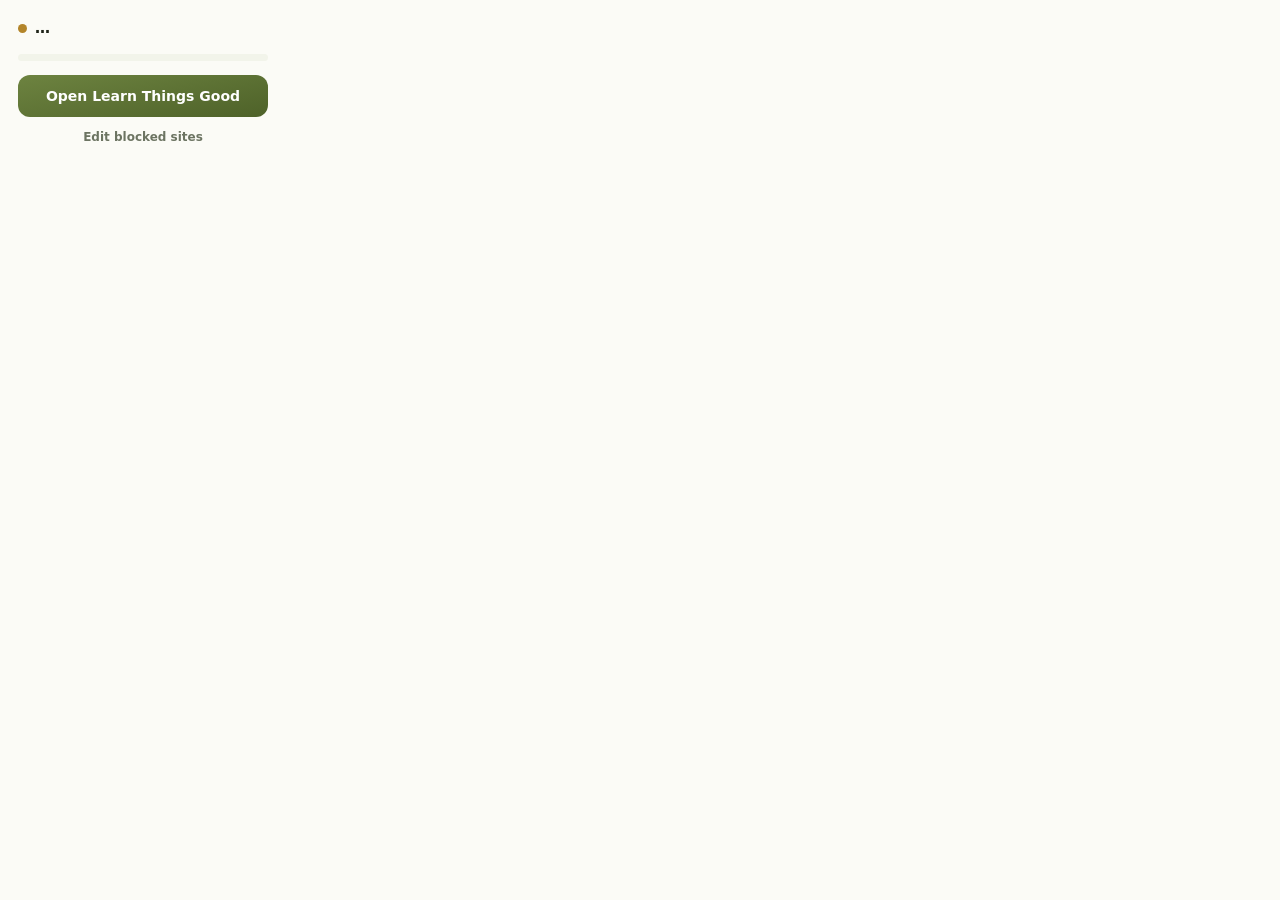
<file: blocker/popup.html>
<!DOCTYPE html>
<html><head><meta charset="utf-8"><style>
:root{color-scheme:light dark}
body{width:250px;margin:0;padding:18px;background:#fbfbf6;color:#1e2318;
 font:400 14px/1.45 -apple-system,BlinkMacSystemFont,"SF Pro Text","Segoe UI",system-ui,sans-serif;-webkit-font-smoothing:antialiased}
@media(prefers-color-scheme:dark){body{background:#14170f;color:#edf0e4}}
.state{display:flex;align-items:center;gap:8px;font-weight:640;font-size:15px;margin-bottom:6px}
.dot{width:9px;height:9px;border-radius:50%;background:#b3852a}
.open .dot{background:#6d8340}
.sub{color:#6c7462;font-size:13px}
@media(prefers-color-scheme:dark){.sub{color:#99a488}}
.bar{height:7px;border-radius:99px;background:#f2f4ea;overflow:hidden;margin:14px 0 4px}
@media(prefers-color-scheme:dark){.bar{background:#262c1d}}
.bar i{display:block;height:100%;border-radius:99px;background:linear-gradient(90deg,#4e6229,#6d8340);transition:width .5s}
a{display:block;text-align:center;margin-top:14px;padding:11px;border-radius:12px;text-decoration:none;
 background:linear-gradient(168deg,#6d8340,#4e6229);color:#fff;font-weight:620;font-size:14px}
.opts{display:block;text-align:center;margin-top:8px;background:none;color:#6c7462;font-size:12px;padding:4px}
</style></head><body>
<div class="state" id="state"><span class="dot"></span><span id="label">…</span></div>
<div class="sub" id="sub"></div>
<div class="bar"><i id="bar" style="width:0"></i></div>
<a id="go" href="#">Open Learn Things Good</a>
<a class="opts" id="opts" href="#">Edit blocked sites</a>
<script src="popup.js"></script></body></html>
</file>
<file: styles.css>
/* ══════════════════════════════════════════════════
   Learn Things Good — white paper + olive
   ══════════════════════════════════════════════════ */
:root {
  --bg:          #fbfbf6;
  --bg-elev:     #ffffff;
  --bg-elev-2:   #f2f4ea;
  --line:        #e2e6d5;
  --line-soft:   #edefe4;
  --text:        #1e2318;
  --text-dim:    #6c7462;
  --text-faint:  #a3ab98;

  --olive:       #6d8340;
  --olive-deep:  #4e6229;
  --olive-soft:  #eaefdc;
  --olive-glow:  #6d834024;

  --accent:      var(--olive);
  --accent-deep: var(--olive-deep);
  --accent-glow: var(--olive-glow);

  --gold:        #b3852a;
  --green:       #6d9d43;
  --green-deep:  #4c7a2a;
  --red:         #c0603f;
  --red-soft:    #c0603f1f;

  --r-sm: 11px;
  --r:    17px;
  --r-lg: 23px;
  --r-xl: 30px;

  --shadow:    0 1px 2px #2a301c14, 0 10px 26px -16px #2a301c30;
  --shadow-lg: 0 2px 8px #2a301c14, 0 30px 60px -30px #2a301c3d;

  --ease:   cubic-bezier(.22,.68,0,1);
  --spring: cubic-bezier(.34,1.56,.64,1);
  --safe-b: env(safe-area-inset-bottom, 0px);
  --tabbar-h: calc(66px + var(--safe-b));
  color-scheme: light;
}

[data-theme="dark"] {
  --bg:         #14170f;
  --bg-elev:    #1c2116;
  --bg-elev-2:  #262c1d;
  --line:       #363d29;
  --line-soft:  #2a3120;
  --text:       #edf0e4;
  --text-dim:   #99a488;
  --text-faint: #6b7460;

  --olive:      #a6c368;
  --olive-deep: #86a54a;
  --olive-soft: #2b331d;
  --olive-glow: #a6c36826;

  --gold:       #dcb161;
  --green:      #9dc85f;
  --green-deep: #7ba444;
  --red:        #e08768;
  --red-soft:   #e0876826;

  --shadow:    0 1px 2px #0006, 0 12px 30px -16px #000a;
  --shadow-lg: 0 2px 8px #0006, 0 34px 70px -30px #000c;
  color-scheme: dark;
}

/* ── reset ── */
*, *::before, *::after { box-sizing: border-box; }
[hidden] { display: none !important; }
html, body { height: 100%; }
body {
  margin: 0; background: var(--bg); color: var(--text);
  font: 400 16px/1.5 -apple-system, BlinkMacSystemFont, "SF Pro Text", "Segoe UI", Inter, system-ui, sans-serif;
  -webkit-font-smoothing: antialiased;
  overflow-x: hidden; overscroll-behavior-y: none;
  transition: background .45s var(--ease), color .3s var(--ease);
}
h1,h2,h3 { margin: 0; letter-spacing: -.022em; text-wrap: balance; }
p { margin: 0; text-wrap: pretty; }
button, input, select, textarea { font: inherit; color: inherit; }
button { cursor: pointer; border: none; background: none; -webkit-tap-highlight-color: transparent; }
svg { width: 1em; height: 1em; fill: none; stroke: currentColor; stroke-width: 1.9; stroke-linecap: round; stroke-linejoin: round; }
:focus-visible { outline: 2px solid var(--olive); outline-offset: 3px; border-radius: 7px; }
::selection { background: var(--olive-soft); }

/* ── ambient ── */
.wash { position: fixed; inset: 0; z-index: -1; overflow: hidden; pointer-events: none; }
.wash span { position: absolute; border-radius: 50%; filter: blur(100px); }
.wash span:nth-child(1){ width:60vw; height:60vw; top:-22vw; right:-18vw; background:#8fae52; opacity:.16; }
.wash span:nth-child(2){ width:46vw; height:46vw; bottom:-18vw; left:-14vw; background:#c9c06a; opacity:.13; }
[data-theme="dark"] .wash span { opacity: .10; }

/* ══════════ top bar ══════════ */
.topbar {
  position: sticky; top: 0; z-index: 40;
  display: flex; align-items: center; gap: 10px;
  padding: 13px max(16px, env(safe-area-inset-left)) 13px max(16px, env(safe-area-inset-right));
  background: color-mix(in srgb, var(--bg) 80%, transparent);
  backdrop-filter: saturate(180%) blur(18px); -webkit-backdrop-filter: saturate(180%) blur(18px);
  border-bottom: 1px solid transparent; transition: border-color .3s var(--ease);
}
.topbar.scrolled { border-bottom-color: var(--line-soft); }
.brand { display: flex; align-items: center; gap: 8px; font-weight: 660; letter-spacing: -.02em; padding: 4px; border-radius: 10px; }
.brand .mark { width: 24px; height: 24px; color: var(--olive); stroke-width: 1.7; }
/* Full name where there is room, short name on narrow screens. */
.brand-text { font-size: 16px; display: none; }
.brand-short { font-size: 16px; }
@media (min-width: 1100px) {
  .brand-text { display: inline; }
  .brand-short { display: none; }
}
.deck-pill {
  display: flex; align-items: center; gap: 7px; margin-right: auto;
  padding: 6px 11px 6px 9px; border-radius: 999px;
  background: var(--bg-elev-2); border: 1px solid var(--line-soft);
  font-size: 13px; font-weight: 600; color: var(--text);
  max-width: 46vw; transition: transform .25s var(--spring), border-color .25s;
}
.deck-pill:active { transform: scale(.96); }
.deck-pill svg { width: 13px; height: 13px; color: var(--text-faint); flex: none; }
.deck-pill span:nth-child(2) { overflow: hidden; text-overflow: ellipsis; white-space: nowrap; }
.deck-dot { width: 9px; height: 9px; border-radius: 50%; flex: none; background: var(--olive); }
.brand:not(:only-child) + .deck-pill { margin-left: 2px; }
.topbar .brand { margin-right: auto; }
.topbar .deck-pill:not([hidden]) ~ .icon-btn { margin-left: 0; }
.topbar:has(.deck-pill:not([hidden])) .brand { margin-right: 0; }
/* On a phone the deck pill needs the room, so drop the wordmark entirely. */
@media (max-width: 759px) {
  .topbar:has(.deck-pill:not([hidden])) .brand-short { display: none; }
}

.icon-btn {
  display: grid; place-items: center; width: 38px; height: 38px; border-radius: 12px;
  color: var(--text-dim); font-size: 18px; flex: none;
  transition: background .22s var(--ease), color .22s var(--ease), transform .3s var(--spring);
}
.icon-btn:hover { background: var(--bg-elev-2); color: var(--text); }
.icon-btn:active { transform: scale(.9); }
.icon-btn svg { width: 19px; height: 19px; }
#themeToggle { position: relative; overflow: hidden; }
#themeToggle svg { position: absolute; transition: transform .55s var(--spring), opacity .3s var(--ease); }
[data-theme="dark"] .ico-sun  { transform: rotate(-80deg) scale(.4); opacity: 0; }
[data-theme="dark"] .ico-moon { transform: none; opacity: 1; }
[data-theme="light"] .ico-sun  { transform: none; opacity: 1; }
[data-theme="light"] .ico-moon { transform: rotate(80deg) scale(.4); opacity: 0; }

/* ══════════ layout ══════════ */
#app {
  max-width: 800px; margin: 0 auto;
  padding: 6px max(16px, env(safe-area-inset-left)) calc(var(--tabbar-h) + 30px) max(16px, env(safe-area-inset-right));
}
.view { display: none; animation: viewIn .4s var(--ease) both; }
.view.on { display: block; }
@keyframes viewIn { from { opacity:0; transform: translateY(9px); } to { opacity:1; transform:none; } }
.view.on > * { animation: riseIn .45s var(--ease) both; }
.view.on > *:nth-child(1){animation-delay:.02s} .view.on > *:nth-child(2){animation-delay:.07s}
.view.on > *:nth-child(3){animation-delay:.12s} .view.on > *:nth-child(4){animation-delay:.17s}
.view.on > *:nth-child(5){animation-delay:.22s} .view.on > *:nth-child(6){animation-delay:.26s}
@keyframes riseIn { from { opacity:0; transform: translateY(12px); } to { opacity:1; transform:none; } }
#view-study.on > .session-bar, #view-study.on > .stage, #view-study.on > .answer-row { animation: none; }

.view-head { display: flex; align-items: center; gap: 12px; flex-wrap: wrap; margin: 16px 2px 14px; }
.view-head h1 { font-size: 29px; font-weight: 690; margin-right: auto; }
.count-pill { padding: 5px 12px; border-radius: 999px; background: var(--olive-soft); color: var(--olive-deep); font-size: 13px; font-weight: 620; font-variant-numeric: tabular-nums; }
[data-theme="dark"] .count-pill { color: var(--olive); }
.lede { color: var(--text-dim); font-size: 14.5px; max-width: 52ch; margin: 0 2px 18px; }
.lede.tight { margin-bottom: 4px; }

/* ══════════ hero ══════════ */
.hero, .deck-hero { padding: 24px 4px 6px; }
.eyebrow { font-size: 13.5px; color: var(--text-dim); font-weight: 520; }
.due-count { display: flex; align-items: baseline; gap: 11px; margin: 5px 0 6px; }
.due-count span {
  font-size: clamp(56px, 16vw, 82px); font-weight: 700; line-height: .95; letter-spacing: -.045em;
  background: linear-gradient(155deg, var(--text) 15%, var(--olive) 125%);
  -webkit-background-clip: text; background-clip: text; color: transparent;
  font-variant-numeric: tabular-nums;
}
.due-count small { font-size: 16px; font-weight: 500; color: var(--text-dim); }
/* finished for the day: the message replaces the number entirely */
.due-count.done span { display: none; }
.due-count.done small {
  font-size: clamp(24px, 6.4vw, 36px); font-weight: 690; letter-spacing: -.03em;
  line-height: 1.15; color: var(--text); text-wrap: balance;
}
.hero .sub, .deck-hero .sub { color: var(--text-dim); font-size: 14.5px; max-width: 44ch; }

/* gate status — what the blocker extension is acting on */
.gate {
  display: inline-flex; align-items: center; gap: 9px; margin-top: 16px;
  padding: 9px 15px 9px 12px; border-radius: 999px; font-size: 13.5px; font-weight: 600;
  background: color-mix(in srgb, var(--gold) 13%, transparent); color: var(--gold);
  border: 1px solid color-mix(in srgb, var(--gold) 30%, transparent);
  transition: background .4s var(--ease), color .4s var(--ease), border-color .4s var(--ease);
}
.gate.open { background: var(--olive-soft); color: var(--olive-deep); border-color: color-mix(in srgb, var(--olive) 32%, transparent); }
[data-theme="dark"] .gate.open { color: var(--olive); }
.gate-dot { width: 8px; height: 8px; border-radius: 50%; background: currentColor; animation: gatePulse 2.4s var(--ease) infinite; }
.gate.open .gate-dot { animation: none; }
@keyframes gatePulse { 0%,100%{ opacity:.45; transform:scale(.85) } 50%{ opacity:1; transform:scale(1) } }
.deck-hero h1 { font-size: clamp(30px, 8vw, 40px); font-weight: 700; margin: 3px 0 7px; }
.deck-hero .btn.big { margin-top: 20px; }

/* ══════════ buttons ══════════ */
.btn {
  display: inline-flex; align-items: center; justify-content: center; gap: 9px;
  padding: 12px 19px; border-radius: 14px;
  font-size: 15px; font-weight: 620; letter-spacing: -.01em;
  background: var(--bg-elev); color: var(--text); border: 1px solid var(--line);
  transition: transform .26s var(--spring), box-shadow .3s var(--ease), background .22s, border-color .22s, opacity .2s;
}
.btn svg { width: 18px; height: 18px; }
.btn:hover { transform: translateY(-2px); }
.btn:active { transform: translateY(0) scale(.97); }
.btn:disabled { opacity: .45; pointer-events: none; }
.btn.primary {
  background: linear-gradient(168deg, var(--olive), var(--olive-deep));
  border-color: transparent; color: #fff;
  box-shadow: 0 6px 18px -9px var(--olive-deep), inset 0 1px 0 #ffffff33;
}
[data-theme="dark"] .btn.primary { color: #161a10; }
.btn.primary:hover { box-shadow: 0 12px 26px -10px var(--olive-deep), inset 0 1px 0 #ffffff33; }
.btn.big { width: 100%; max-width: 330px; padding: 16px 24px; font-size: 16.5px; border-radius: 17px; }
.btn.ghost { background: transparent; border-color: var(--line); color: var(--text-dim); }
.btn.ghost:hover { color: var(--text); border-color: var(--text-faint); }
.btn.danger-ghost { background: transparent; border-color: color-mix(in srgb, var(--red) 42%, transparent); color: var(--red); }
.btn.danger-ghost:hover { background: var(--red-soft); }
kbd { font: 500 11px/1 ui-monospace, monospace; padding: 3px 5px; border-radius: 5px; background: #ffffff30; color: inherit; }

/* ══════════ today / habits ══════════ */
.today-line { font-size: clamp(26px, 6.4vw, 38px); font-weight: 700; letter-spacing: -.03em; line-height: 1.15; margin: 6px 0 4px; text-wrap: balance; }
.today-line.done { color: var(--olive-deep); }
[data-theme="dark"] .today-line.done { color: var(--olive); }

.today-group { margin-top: 26px; }
.group-head { font-size: 13px; font-weight: 680; letter-spacing: .04em; text-transform: uppercase; color: var(--text-dim); margin: 0 2px 11px; display: flex; align-items: baseline; gap: 9px; }
.group-note { font-size: 11.5px; font-weight: 500; letter-spacing: 0; text-transform: none; color: var(--text-faint); }
.habit-list { display: grid; gap: 9px; }

.habit {
  display: grid; grid-template-columns: auto 1fr auto; align-items: center; gap: 13px;
  padding: 14px 15px; border-radius: var(--r);
  background: var(--bg-elev); border: 1px solid var(--line-soft); box-shadow: var(--shadow);
  animation: riseIn .38s var(--ease) both;
  transition: opacity .3s var(--ease), background .25s;
}
.habit.done { opacity: .55; }
.habit.done .habit-name { text-decoration: line-through; text-decoration-color: var(--text-faint); }
.tick {
  width: 30px; height: 30px; border-radius: 50%; display: grid; place-items: center; flex: none;
  background: transparent; border: 2px solid var(--line); color: transparent;
  transition: background .25s var(--ease), border-color .25s, color .25s, transform .3s var(--spring);
}
.tick svg { width: 15px; height: 15px; stroke-width: 3; }
.tick:hover { border-color: var(--olive); }
.tick:active { transform: scale(.88); }
.habit.done .tick { background: var(--olive); border-color: var(--olive); color: #fff; }
[data-theme="dark"] .habit.done .tick { color: #161a10; }
.habit-main { cursor: pointer; min-width: 0; }
.habit-name { font-size: 15.5px; font-weight: 620; letter-spacing: -.01em; display: flex; align-items: center; gap: 8px; flex-wrap: wrap; }
.gate-tag { font-size: 9.5px; font-weight: 700; letter-spacing: .06em; text-transform: uppercase; padding: 2px 7px; border-radius: 99px; background: color-mix(in srgb, var(--gold) 16%, transparent); color: var(--gold); }
.habit-floor { font-size: 12.5px; color: var(--text-faint); margin-top: 2px; }
.habit-meta { display: flex; align-items: center; gap: 7px; margin-top: 6px; font-size: 11.5px; color: var(--text-dim); flex-wrap: wrap; }
.dots { display: inline-flex; gap: 3px; }
.dots i { width: 7px; height: 7px; border-radius: 50%; background: var(--bg-elev-2); border: 1px solid var(--line-soft); }
.dots i.on { background: var(--olive); border-color: var(--olive); }
.habit-go { width: 34px; height: 34px; border-radius: 11px; display: grid; place-items: center; color: var(--olive); background: var(--olive-soft); flex: none; transition: transform .26s var(--spring); }
.habit-go svg { width: 17px; height: 17px; }
.habit-go:active { transform: scale(.9); }

/* ══════════ goals ══════════ */
.goal-list { display: grid; gap: 11px; margin-bottom: 14px; }
.goal-name { font-size: 17px; font-weight: 660; letter-spacing: -.02em; }
.goal-why { font-size: 13.5px; color: var(--text-dim); margin-top: 4px; font-style: italic; }
.goal-line { font-size: 13px; color: var(--olive-deep); font-weight: 550; margin-top: 9px; font-variant-numeric: tabular-nums; }
[data-theme="dark"] .goal-line { color: var(--olive); }
.goal-habits { display: flex; gap: 7px; flex-wrap: wrap; margin-top: 11px; }
.gh { font-size: 12px; padding: 5px 11px; border-radius: 99px; background: var(--bg-elev-2); color: var(--text-dim); display: inline-flex; gap: 6px; align-items: baseline; }
.gh em { font-style: normal; color: var(--text-faint); font-size: 11px; }
.gh.dim { color: var(--text-faint); }

/* ══════════ progress ══════════ */
.progress-list { display: grid; gap: 12px; }
.prog { padding: 17px 18px; border-radius: var(--r-lg); background: var(--bg-elev); border: 1px solid var(--line-soft); box-shadow: var(--shadow); animation: riseIn .4s var(--ease) both; }
.prog-head { display: flex; align-items: baseline; gap: 12px; flex-wrap: wrap; }
.prog-name { font-size: 15.5px; font-weight: 640; margin-right: auto; }
.prog-rate { font-size: 13px; color: var(--text-dim); font-variant-numeric: tabular-nums; }
.prog-goal { font-size: 12.5px; color: var(--text-faint); margin-top: 2px; }
.grid30 { display: grid; grid-template-columns: repeat(30, 1fr); gap: 3px; margin: 13px 0 11px; }
.grid30 i { aspect-ratio: 1; border-radius: 2px; background: var(--bg-elev-2); border: 1px solid var(--line-soft); }
.grid30 i.on { background: var(--olive); border-color: var(--olive); }
.prog-foot { display: flex; gap: 16px; font-size: 12.5px; color: var(--text-dim); flex-wrap: wrap; }
.prog-foot b { color: var(--text); font-weight: 660; font-variant-numeric: tabular-nums; }

/* ══════════ the day's reward ══════════
   Quiet closure. Nothing bounces, nothing pops — it grows. */
.harvest {
  display: grid; justify-items: center; text-align: center; gap: 3px;
  padding: 20px 20px 22px; margin: 16px 0 20px;
  border-radius: var(--r-xl);
  background: linear-gradient(170deg, var(--olive-soft), transparent 78%);
  border: 1px solid color-mix(in srgb, var(--olive) 18%, transparent);
}
.plant { width: 72px; height: 88px; margin-bottom: 2px; }
.plant svg { width: 100%; height: 100%; overflow: visible; }
.plant .stem {
  fill: none; stroke: var(--olive-deep); stroke-width: 3.4; stroke-linecap: round;
  stroke-dasharray: 130; stroke-dashoffset: 130;
  animation: grow 1.15s var(--ease) .1s forwards;
}
[data-theme="dark"] .plant .stem { stroke: var(--olive); }
@keyframes grow { to { stroke-dashoffset: 0; } }
.plant .leaf {
  fill: var(--olive); stroke: none; opacity: 0;
  transform-origin: 50px 70px;
  animation: unfurl .62s var(--spring) forwards;
}
.plant .bud { fill: var(--gold); opacity: 0; transform-origin: 50px 17px; animation: unfurl .7s var(--spring) forwards; }
@keyframes unfurl { from { opacity: 0; transform: scale(.2); } to { opacity: 1; transform: scale(1); } }

.harvest-day { font-size: clamp(21px, 5vw, 27px); font-weight: 690; letter-spacing: -.025em; color: var(--olive-deep); }
[data-theme="dark"] .harvest-day { color: var(--olive); }
.harvest-line { font-size: 15px; color: var(--text); font-weight: 550; }
.harvest-note { font-size: 12.5px; color: var(--text-dim); margin-top: 5px; }
.harvest.in { animation: riseIn .5s var(--ease) both; }

/* ══════════ decks ══════════ */
.deck-grid { display: grid; gap: 12px; margin: 26px 0 14px; }
@media (min-width: 640px) { .deck-grid { grid-template-columns: 1fr 1fr; } }
.deck-card {
  position: relative; overflow: hidden; text-align: left;
  padding: 19px 19px 17px; border-radius: var(--r-lg);
  background: var(--bg-elev); border: 1px solid var(--line-soft); box-shadow: var(--shadow);
  display: grid; gap: 11px;
  transition: transform .3s var(--spring), border-color .25s, box-shadow .3s;
  animation: riseIn .45s var(--ease) both;
}
.deck-card:hover { transform: translateY(-3px); box-shadow: var(--shadow-lg); }
.deck-card:active { transform: scale(.985); }
.deck-card::before { content: ''; position: absolute; inset: 0 auto 0 0; width: 4px; background: var(--dc, var(--olive)); }
.deck-top { display: flex; align-items: center; gap: 10px; }
.deck-name { font-size: 17.5px; font-weight: 660; letter-spacing: -.02em; margin-right: auto; }
.deck-due { padding: 4px 10px; border-radius: 999px; font-size: 12.5px; font-weight: 650; background: var(--olive-soft); color: var(--olive-deep); white-space: nowrap; }
[data-theme="dark"] .deck-due { color: var(--olive); }
.deck-due.zero { background: var(--bg-elev-2); color: var(--text-faint); }
.deck-due.done {
  display: inline-flex; align-items: center; gap: 5px;
  background: var(--olive); color: #fff;
}
[data-theme="dark"] .deck-due.done { color: #161a10; }
.deck-due.done svg { width: 12px; height: 12px; stroke-width: 3.2; }
.deck-card.settled { border-color: color-mix(in srgb, var(--olive) 30%, transparent); }
.deck-meta { font-size: 13px; color: var(--text-dim); font-variant-numeric: tabular-nums; }
.deck-bar { height: 7px; border-radius: 99px; background: var(--bg-elev-2); overflow: hidden; }
.deck-bar i { display: block; height: 100%; border-radius: 99px; background: linear-gradient(90deg, var(--olive-deep), var(--olive)); transition: width .8s var(--ease); }
.deck-tag { font-size: 10.5px; font-weight: 680; letter-spacing: .05em; text-transform: uppercase; color: var(--olive); }

.new-deck {
  display: flex; align-items: center; gap: 13px; width: 100%; text-align: left;
  animation: riseIn .45s var(--ease) both; min-height: 84px;
  padding: 17px 18px; border-radius: var(--r-lg);
  border: 1.5px dashed var(--line); background: transparent; color: var(--text-dim);
  transition: border-color .25s, color .25s, transform .28s var(--spring);
}
.new-deck:hover { border-color: var(--olive); color: var(--text); }
.new-deck:active { transform: scale(.985); }
.new-deck .plus { display: grid; place-items: center; width: 38px; height: 38px; border-radius: 12px; background: var(--olive-soft); color: var(--olive-deep); flex: none; }
[data-theme="dark"] .new-deck .plus { color: var(--olive); }
.new-deck .plus svg { width: 19px; height: 19px; }
.new-deck strong { display: block; font-size: 15px; font-weight: 640; color: var(--text); }
.new-deck em { font-style: normal; font-size: 12.5px; }

/* ══════════ stats / panels ══════════ */
.stat-row { display: grid; grid-template-columns: repeat(3,1fr); gap: 10px; margin: 26px 0 16px; }
.stat { background: var(--bg-elev); border: 1px solid var(--line-soft); border-radius: var(--r); padding: 14px 12px; text-align: center; box-shadow: var(--shadow); transition: transform .3s var(--spring); }
.stat:hover { transform: translateY(-3px); }
.stat-num { display: block; font-size: 26px; font-weight: 690; letter-spacing: -.03em; font-variant-numeric: tabular-nums; }
.stat-label { font-size: 12px; color: var(--text-dim); }

.quick-row { display: grid; grid-template-columns: repeat(3,1fr); gap: 10px; margin-bottom: 18px; }
.quick-row.four { grid-template-columns: repeat(4,1fr); }
@media (max-width: 460px) { .quick-row.four { grid-template-columns: repeat(2,1fr); } }
.quick {
  display: flex; flex-direction: column; align-items: center; gap: 7px; padding: 15px 8px;
  border-radius: var(--r); background: var(--bg-elev); border: 1px solid var(--line-soft);
  font-size: 12.5px; font-weight: 600; color: var(--text-dim); box-shadow: var(--shadow);
  transition: transform .28s var(--spring), color .22s, border-color .22s;
}
.quick svg { width: 20px; height: 20px; color: var(--olive); }
.quick:hover { color: var(--text); transform: translateY(-2px); }
.quick:active { transform: scale(.96); }

.panel { background: var(--bg-elev); border: 1px solid var(--line-soft); border-radius: var(--r-lg); padding: 19px; margin-bottom: 15px; box-shadow: var(--shadow); }
.panel-head { display: flex; align-items: baseline; gap: 12px; margin-bottom: 15px; flex-wrap: wrap; }
.panel-head h2 { font-size: 15.5px; font-weight: 650; margin-right: auto; }
.hint { font-size: 12.5px; color: var(--text-dim); }
.hint code { background: var(--bg-elev-2); padding: 1px 5px; border-radius: 5px; }

.boxes { display: grid; gap: 10px; }
.box-row { display: grid; grid-template-columns: 62px 1fr auto; align-items: center; gap: 11px; }
.box-row b { font-size: 12.5px; font-weight: 620; color: var(--text-dim); }
.box-row .bar { height: 9px; border-radius: 99px; background: var(--bg-elev-2); overflow: hidden; }
.box-row .bar i { display: block; height: 100%; border-radius: 99px; background: linear-gradient(90deg, var(--olive-deep), var(--olive)); transition: width .8s var(--ease); }
.box-row.done .bar i { background: linear-gradient(90deg, var(--gold), #d9b45e); }
.box-row .n { font-size: 12.5px; color: var(--text-dim); font-variant-numeric: tabular-nums; text-align: right; }
.box-row .n.due { color: var(--gold); font-weight: 640; }

.catlist { display: grid; gap: 9px; }
.cat-row { display: flex; align-items: center; gap: 10px; font-size: 14px; }
.cat-row .dot { width: 9px; height: 9px; border-radius: 50%; flex: none; background: var(--olive); }
.cat-row .name { margin-right: auto; overflow: hidden; text-overflow: ellipsis; white-space: nowrap; }
.cat-row .meta { font-size: 12.5px; color: var(--text-dim); font-variant-numeric: tabular-nums; flex: none; }

/* ══════════ the path / tree ══════════ */
.tree { position: relative; display: grid; gap: 4px; padding-left: 4px; }
.phase-head { display: flex; align-items: baseline; gap: 10px; margin: 22px 0 10px; }
.phase-head:first-child { margin-top: 4px; }
.phase-head h2 { font-size: 15px; font-weight: 680; letter-spacing: -.01em; }
.phase-head .blurb { font-size: 12.5px; color: var(--text-dim); margin-right: auto; }
.phase-head .pct { font-size: 12px; font-weight: 650; color: var(--olive-deep); font-variant-numeric: tabular-nums; }
[data-theme="dark"] .phase-head .pct { color: var(--olive); }

.node {
  position: relative; display: grid; grid-template-columns: 30px 1fr; gap: 13px; align-items: start;
  padding: 12px 14px 13px 4px; text-align: left; width: 100%; border-radius: var(--r);
  transition: background .22s var(--ease), transform .25s var(--spring);
  animation: riseIn .4s var(--ease) both;
}
.node:hover { background: var(--bg-elev); }
.node:active { transform: scale(.99); }
.node::before {           /* the vine */
  content: ''; position: absolute; left: 18px; top: 34px; bottom: -6px; width: 2px;
  background: var(--line); border-radius: 2px;
}
.node:last-of-type::before { display: none; }
.node .bead {
  position: relative; z-index: 1; width: 30px; height: 30px; border-radius: 50%;
  display: grid; place-items: center; flex: none;
  background: var(--bg-elev); border: 2px solid var(--line); color: var(--text-faint);
  font-size: 11px; font-weight: 700; font-variant-numeric: tabular-nums;
  transition: background .3s var(--ease), border-color .3s, color .3s, transform .35s var(--spring);
}
.node .bead svg { width: 15px; height: 15px; stroke-width: 2.6; }
.node.started .bead { border-color: var(--olive); color: var(--olive-deep); background: var(--olive-soft); }
.node.solid  .bead { border-color: var(--olive); background: var(--olive); color: #fff; }
.node.done   .bead { border-color: var(--gold); background: var(--gold); color: #fff; }
[data-theme="dark"] .node.solid .bead, [data-theme="dark"] .node.done .bead { color: #1a1e12; }
.node:hover .bead { transform: scale(1.09); }
.node-title { font-size: 15px; font-weight: 640; letter-spacing: -.015em; display: flex; align-items: baseline; gap: 8px; flex-wrap: wrap; }
.node-title .due-dot { width: 7px; height: 7px; border-radius: 50%; background: var(--gold); flex: none; }
.node-idea { font-size: 13.2px; color: var(--text-dim); margin-top: 3px; line-height: 1.45; }
.node-foot { display: flex; align-items: center; gap: 8px; margin-top: 8px; flex-wrap: wrap; }
.node-bar { height: 5px; border-radius: 99px; background: var(--bg-elev-2); overflow: hidden; flex: 1; min-width: 70px; max-width: 190px; }
.node-bar i { display: block; height: 100%; border-radius: 99px; background: linear-gradient(90deg, var(--olive-deep), var(--olive)); transition: width .7s var(--ease); }
.node.done .node-bar i { background: linear-gradient(90deg, var(--gold), #d9b45e); }
.node-count { font-size: 11.5px; color: var(--text-faint); font-variant-numeric: tabular-nums; }
.builds { display: flex; gap: 5px; flex-wrap: wrap; margin-top: 7px; }
.builds .b { font-size: 10.5px; font-weight: 600; padding: 2px 8px; border-radius: 99px; background: var(--bg-elev-2); color: var(--text-faint); }
.builds .b::before { content: '↑ '; opacity: .7; }

/* ══════════ study ══════════ */
#view-study.on { display: flex; flex-direction: column; min-height: calc(100dvh - 66px - var(--tabbar-h)); }
.session-bar { display: flex; align-items: center; gap: 13px; padding: 10px 0 4px; }
.progress { flex: 1; display: flex; align-items: center; gap: 11px; }
.progress-track { flex: 1; height: 6px; border-radius: 99px; background: var(--bg-elev-2); overflow: hidden; }
.progress-fill { height: 100%; width: 0; border-radius: 99px; background: linear-gradient(90deg, var(--olive-deep), var(--olive)); transition: width .5s var(--ease); }
.progress-text { font-size: 13px; color: var(--text-dim); font-variant-numeric: tabular-nums; }
.box-chip, .cat-chip { padding: 5px 11px; border-radius: 999px; font-size: 11.5px; font-weight: 640; background: var(--bg-elev-2); color: var(--text-dim); white-space: nowrap; }
.cat-chip { background: var(--olive-soft); color: var(--olive-deep); }
[data-theme="dark"] .cat-chip { color: var(--olive); }
.cat-chip.subtle { background: var(--bg-elev-2); color: var(--text-dim); }

.stage { flex: 1; display: grid; place-items: center; perspective: 1600px; padding: 16px 0; min-height: 300px; }
.card-slot { width: 100%; display: grid; place-items: center; transform-style: preserve-3d; }
.flashcard { position: relative; width: 100%; max-width: 520px; min-height: min(54vh, 400px); transform-style: preserve-3d; cursor: pointer; transition: transform .62s var(--ease); }
.flashcard.flipped { transform: rotateY(180deg); }
.face {
  position: absolute; inset: 0; display: flex; flex-direction: column; align-items: center; justify-content: center; gap: 17px;
  padding: 32px 26px; border-radius: var(--r-xl);
  background: var(--bg-elev); border: 1px solid var(--line); box-shadow: var(--shadow-lg);
  backface-visibility: hidden; -webkit-backface-visibility: hidden; text-align: center;
}
.face.front { background: linear-gradient(168deg, var(--bg-elev), var(--bg-elev-2)); }
.face.back { transform: rotateY(180deg); background: linear-gradient(168deg, var(--bg-elev-2), var(--bg-elev)); }
.face-text { font-size: clamp(20px, 5vw, 26px); font-weight: 580; line-height: 1.34; letter-spacing: -.02em; max-width: 32ch; }
.face.back .face-text { font-size: clamp(17px, 4.3vw, 21px); font-weight: 450; line-height: 1.5; }
.tap-hint { position: absolute; bottom: 20px; font-size: 12.5px; letter-spacing: .04em; color: var(--text-faint); animation: pulse 2.6s var(--ease) infinite; }
@keyframes pulse { 0%,100%{opacity:.5} 50%{opacity:1} }
.flashcard.flipped .tap-hint { opacity: 0; }

.card-slot.enter { animation: cardIn .48s var(--spring) both; }
@keyframes cardIn { from { opacity:0; transform: translateY(24px) scale(.95); } to { opacity:1; transform:none; } }
.card-slot.leave-right { animation: outRight .36s var(--ease) forwards; }
.card-slot.leave-left  { animation: outLeft  .36s var(--ease) forwards; }
@keyframes outRight { to { opacity:0; transform: translate3d(118%,-12px,0) rotate(8deg); } }
@keyframes outLeft  { to { opacity:0; transform: translate3d(-118%,-12px,0) rotate(-8deg); } }

.answer-row { display: grid; grid-template-columns: 1fr 1fr; gap: 11px; padding-bottom: 6px; opacity: 0; transform: translateY(13px); pointer-events: none; transition: opacity .3s var(--ease), transform .42s var(--spring); }
.answer-row.on { opacity: 1; transform: none; pointer-events: auto; }
.answer-row .btn { padding: 17px; font-size: 16px; border-radius: 17px; }
.btn.got { background: linear-gradient(168deg, var(--green), var(--green-deep)); color: #fff; border-color: transparent; box-shadow: 0 6px 18px -10px var(--green-deep); }
[data-theme="dark"] .btn.got { color: #14180e; }
.btn.miss { background: var(--red-soft); color: var(--red); border-color: color-mix(in srgb, var(--red) 34%, transparent); }

/* ══════════ memorising a passage ══════════ */
.memorize { flex: 1; display: flex; flex-direction: column; gap: 16px; padding: 20px 0 8px; max-width: 620px; width: 100%; margin: 0 auto; }
.memorize.enter { animation: cardIn .42s var(--spring) both; }
.mem-head { display: flex; align-items: center; gap: 10px; flex-wrap: wrap; }
.mem-text {
  font-size: clamp(19px, 4.4vw, 24px); line-height: 1.6; font-weight: 500; letter-spacing: -.01em;
  padding: 26px 24px; border-radius: var(--r-lg);
  background: linear-gradient(168deg, var(--bg-elev), var(--bg-elev-2));
  border: 1px solid var(--line); box-shadow: var(--shadow);
}
.mem-text.cue {
  font-family: ui-monospace, SFMono-Regular, Menlo, monospace;
  font-size: clamp(17px, 3.8vw, 21px); letter-spacing: .06em; word-spacing: .22em;
  color: var(--olive-deep);
}
[data-theme="dark"] .mem-text.cue { color: var(--olive); }
.mem-input {
  font-size: 17px; line-height: 1.6; padding: 18px; border-radius: var(--r-lg);
  min-height: 130px; resize: vertical;
}
.mem-diff {
  font-size: 16px; line-height: 1.9; padding: 16px 18px; border-radius: var(--r);
  background: var(--bg-elev-2); border: 1px solid var(--line-soft);
}
.mem-diff .ok { color: var(--text-dim); }
.mem-diff .no {
  color: var(--red); font-weight: 650;
  text-decoration: underline; text-decoration-style: wavy; text-underline-offset: 4px;
}
.mem-diff .cue-inline { font-family: ui-monospace, monospace; letter-spacing: .06em; color: var(--olive-deep); }
[data-theme="dark"] .mem-diff .cue-inline { color: var(--olive); }
.mem-actions { display: flex; gap: 11px; margin-top: auto; padding-bottom: 6px; }
.mem-actions .btn { flex: 1; padding: 16px; font-size: 16px; border-radius: 16px; }

/* the estimate offered when you paste a passage */
.estimate { display: grid; gap: 12px; }
.est-head { font-size: 14px; font-weight: 600; }
.est-row { display: grid; grid-template-columns: repeat(3, 1fr); gap: 9px; }
@media (max-width: 540px) { .est-row { grid-template-columns: 1fr; } }
.est {
  display: grid; gap: 2px; text-align: left; padding: 14px 15px; border-radius: var(--r);
  background: var(--bg-elev-2); border: 1.5px solid transparent; color: inherit;
  transition: border-color .22s var(--ease), transform .26s var(--spring), background .22s;
}
.est:hover { transform: translateY(-2px); }
.est.on { border-color: var(--olive); background: var(--olive-soft); }
.est strong { font-size: 14px; font-weight: 660; }
.est-days { font-size: 21px; font-weight: 690; letter-spacing: -.02em; color: var(--olive-deep); font-variant-numeric: tabular-nums; }
[data-theme="dark"] .est-days { color: var(--olive); }
.est-sub { font-size: 12px; color: var(--text-dim); }
.est-sub.dim { color: var(--text-faint); }

.session-done { text-align: center; padding: 30px 10px 18px; animation: riseIn .5s var(--ease) both; }
.done-ring { position: relative; width: 130px; height: 130px; margin: 0 auto 20px; display: grid; place-items: center; }
.done-ring svg { position: absolute; inset: 0; width: 130px; height: 130px; transform: rotate(-90deg); }
.done-ring circle { fill: none; stroke: var(--bg-elev-2); stroke-width: 9; }
.done-ring .ring-fg { stroke: var(--olive); stroke-linecap: round; stroke-dasharray: 327; stroke-dashoffset: 327; transition: stroke-dashoffset 1.05s var(--ease) .15s; }
.done-ring span { font-size: 27px; font-weight: 690; font-variant-numeric: tabular-nums; }
.session-done h2 { font-size: 23px; margin-bottom: 7px; }
.session-done p { color: var(--text-dim); }
.done-actions { display: flex; gap: 10px; justify-content: center; margin-top: 24px; flex-wrap: wrap; }

/* ══════════ forms ══════════ */
.seg { position: relative; display: flex; padding: 4px; border-radius: 14px; background: var(--bg-elev-2); }
.seg.wide { margin: 0 0 15px; }
.seg.small { padding: 3px; border-radius: 11px; }
.seg-btn { position: relative; z-index: 1; padding: 8px 13px; border-radius: 10px; font-size: 13.5px; font-weight: 620; color: var(--text-dim); transition: color .22s var(--ease); flex: 1; white-space: nowrap; }
.seg.small .seg-btn { padding: 7px 12px; font-size: 12.5px; }
.seg-btn.on { color: var(--text); }
.seg-thumb { position: absolute; top: 4px; left: 4px; height: calc(100% - 8px); border-radius: 10px; background: var(--bg-elev); box-shadow: var(--shadow); transition: transform .4s var(--spring), width .4s var(--spring); }
.seg.small .seg-thumb { top: 3px; left: 3px; height: calc(100% - 6px); }

.form { display: grid; gap: 15px; }
.field { display: grid; gap: 6px; }
.field > span { font-size: 12.5px; font-weight: 640; color: var(--text-dim); display: flex; gap: 6px; align-items: baseline; }
.field em { font-style: normal; font-weight: 400; color: var(--text-faint); font-size: 12px; }
.field.inline { gap: 6px; }
.field.grow { flex: 1; }
textarea, input[type="search"], input[type="text"], input[type="password"], input:not([type]), select {
  width: 100%; padding: 12px 13px; border-radius: var(--r-sm);
  background: var(--bg-elev-2); border: 1px solid var(--line-soft); color: var(--text);
  font-size: 16px; resize: vertical; -webkit-appearance: none; appearance: none;
  transition: border-color .22s var(--ease), box-shadow .22s var(--ease);
}
textarea { line-height: 1.5; }
textarea:focus, input:focus, select:focus { outline: none; border-color: var(--olive); box-shadow: 0 0 0 4px var(--olive-glow); }
.select-wrap { position: relative; }
.select-wrap.small { min-width: 92px; }
.select-wrap svg { position: absolute; right: 12px; top: 50%; transform: translateY(-50%); width: 16px; height: 16px; color: var(--text-dim); pointer-events: none; }
select { padding-right: 38px; cursor: pointer; }
.form-actions { display: flex; align-items: center; gap: 10px; flex-wrap: wrap; }
.added-count { font-size: 13px; color: var(--olive-deep); font-weight: 600; margin-right: auto; opacity: 0; transition: opacity .3s; }
[data-theme="dark"] .added-count { color: var(--olive); }
.added-count.on { opacity: 1; }
.form.flash { animation: flashOk .5s var(--ease); }
@keyframes flashOk { 0%,100%{ box-shadow: var(--shadow) } 35%{ box-shadow: 0 0 0 3px var(--olive-glow), var(--shadow) } }
.row.tight { display: flex; gap: 12px; align-items: flex-end; padding: 0; border: none; }
.check { display: flex; align-items: center; gap: 9px; font-size: 13.5px; color: var(--text-dim); cursor: pointer; }
.check input { width: 19px; height: 19px; accent-color: var(--olive); }
.check em { font-style: normal; color: var(--text-faint); }
.key-row { display: flex; gap: 8px; align-items: center; margin: 12px 0; }
.key-state { font-size: 12.5px; color: var(--text-dim); }
.key-state.ok { color: var(--olive-deep); font-weight: 600; }
[data-theme="dark"] .key-state.ok { color: var(--olive); }
.key-state.bad { color: var(--red); }

/* ══════════ browse ══════════ */
.filters { display: grid; gap: 9px; margin-bottom: 15px; }
.search { position: relative; }
.search svg { position: absolute; left: 12px; top: 50%; transform: translateY(-50%); width: 17px; height: 17px; color: var(--text-dim); }
.search input { padding-left: 39px; }
.chip-row { display: flex; gap: 7px; overflow-x: auto; padding-bottom: 3px; scrollbar-width: none; }
.chip-row::-webkit-scrollbar { display: none; }
.chip { flex: none; padding: 8px 13px; border-radius: 999px; font-size: 13px; font-weight: 570; white-space: nowrap; background: var(--bg-elev); border: 1px solid var(--line-soft); color: var(--text-dim); transition: all .22s var(--ease); }
.chip:hover { color: var(--text); }
.chip.on { background: var(--olive); border-color: var(--olive); color: #fff; box-shadow: 0 4px 12px -6px var(--olive-deep); }
[data-theme="dark"] .chip.on { color: #161a10; }

.card-list { display: grid; gap: 9px; }
.mini { display: grid; gap: 5px; padding: 14px 15px; border-radius: var(--r); background: var(--bg-elev); border: 1px solid var(--line-soft); box-shadow: var(--shadow); cursor: pointer; animation: riseIn .38s var(--ease) both; transition: transform .26s var(--spring), border-color .22s; }
.mini:hover { transform: translateY(-2px); border-color: var(--line); }
.mini:active { transform: scale(.99); }
.mini.removing { animation: shrinkOut .32s var(--ease) forwards; }
@keyframes shrinkOut { to { opacity:0; transform: translateX(-22px) scale(.95); margin-bottom:-68px; } }
.mini .q { font-weight: 590; font-size: 14.8px; letter-spacing: -.01em; }
.mini .a { font-size: 13.3px; color: var(--text-dim); display: -webkit-box; -webkit-line-clamp: 2; -webkit-box-orient: vertical; overflow: hidden; }
.mini .tags { display: flex; gap: 6px; flex-wrap: wrap; margin-top: 3px; }
.mini .tag { font-size: 10.8px; font-weight: 620; padding: 3px 9px; border-radius: 99px; background: var(--bg-elev-2); color: var(--text-dim); }
.mini .tag.box { background: var(--olive-soft); color: var(--olive-deep); }
[data-theme="dark"] .mini .tag.box { color: var(--olive); }
.mini .tag.mastered { background: color-mix(in srgb, var(--gold) 18%, transparent); color: var(--gold); }
.mini .tag.due { background: color-mix(in srgb, var(--gold) 18%, transparent); color: var(--gold); }
.empty { text-align: center; color: var(--text-dim); padding: 44px 20px; }

/* ══════════ settings ══════════ */
.row { display: flex; align-items: center; gap: 15px; padding: 12px 0; border-bottom: 1px solid var(--line-soft); }
.row:last-child { border-bottom: none; padding-bottom: 0; }
.row:first-child { padding-top: 0; }
.row > div:first-child { margin-right: auto; }
.row strong { font-size: 14.5px; font-weight: 620; }
.row.wrap { flex-wrap: wrap; gap: 9px; }
.stepper { display: flex; align-items: center; gap: 4px; background: var(--bg-elev-2); border-radius: 12px; padding: 4px; }
.stepper span { min-width: 32px; text-align: center; font-weight: 650; font-variant-numeric: tabular-nums; }
.stepper .icon-btn { width: 33px; height: 33px; border-radius: 9px; background: var(--bg-elev); font-size: 17px; }
.switch { width: 49px; height: 29px; border-radius: 99px; background: var(--bg-elev-2); border: 1px solid var(--line); position: relative; transition: background .3s var(--ease), border-color .3s; flex: none; }
.switch span { position: absolute; top: 3px; left: 3px; width: 21px; height: 21px; border-radius: 50%; background: var(--text-faint); transition: transform .36s var(--spring), background .3s; }
.switch[aria-checked="true"] { background: var(--olive); border-color: var(--olive); }
.switch[aria-checked="true"] span { transform: translateX(20px); background: #fff; }
.schedule { list-style: none; margin: 0; padding: 0; display: grid; gap: 8px; }
.schedule li { display: flex; gap: 12px; font-size: 14px; align-items: baseline; }
.schedule b { min-width: 56px; font-weight: 620; }
.schedule span { color: var(--text-dim); }
.version { text-align: center; font-size: 12px; color: var(--text-faint); padding: 10px 0 4px; }

/* ══════════ tab bars ══════════ */
.tabbar {
  position: fixed; left: 0; right: 0; bottom: 0; z-index: 45;
  display: flex; justify-content: space-around; padding-bottom: var(--safe-b);
  background: color-mix(in srgb, var(--bg) 86%, transparent);
  backdrop-filter: saturate(180%) blur(22px); -webkit-backdrop-filter: saturate(180%) blur(22px);
  border-top: 1px solid var(--line-soft);
}
.tabbar button { flex: 1; display: flex; flex-direction: column; align-items: center; justify-content: center; gap: 4px; padding: 10px 4px 12px; min-height: 62px; font-size: 10.5px; font-weight: 620; color: var(--text-dim); transition: color .22s var(--ease); }
.tabbar button svg { width: 21px; height: 21px; transition: transform .4s var(--spring); }
.tabbar button.on { color: var(--olive-deep); }
[data-theme="dark"] .tabbar button.on { color: var(--olive); }
.tabbar button.on svg { transform: translateY(-2px) scale(1.1); }
.tabbar button:active svg { transform: scale(.86); }
.desktop-tabs { display: none; gap: 3px; margin-left: auto; }
.desktop-tabs button { display: flex; align-items: center; gap: 7px; padding: 8px 13px; border-radius: 11px; font-size: 13.5px; font-weight: 590; color: var(--text-dim); transition: background .22s, color .22s; }
.desktop-tabs button svg { width: 16px; height: 16px; }
.desktop-tabs button:hover { background: var(--bg-elev-2); color: var(--text); }
.desktop-tabs button.on { background: var(--olive-soft); color: var(--olive-deep); }
[data-theme="dark"] .desktop-tabs button.on { color: var(--olive); }
@media (min-width: 760px) {
  .tabbar { display: none; }
  .desktop-tabs { display: flex; }
  :root { --tabbar-h: 0px; }
  #app { padding-bottom: 60px; }
}

/* ══════════ toasts, modals, busy ══════════ */
.toast-wrap { position: fixed; left: 50%; transform: translateX(-50%); bottom: calc(var(--tabbar-h) + 16px); z-index: 60; display: grid; gap: 8px; width: max-content; max-width: min(92vw, 460px); pointer-events: none; }
@media (min-width:760px){ .toast-wrap { bottom: 24px; } }
.toast { padding: 12px 18px; border-radius: 13px; font-size: 14px; font-weight: 550; background: var(--bg-elev); border: 1px solid var(--line); box-shadow: var(--shadow-lg); animation: toastIn .42s var(--spring) both; }
.toast.out { animation: toastOut .28s var(--ease) forwards; }
.toast.good { border-color: color-mix(in srgb, var(--olive) 50%, transparent); }
.toast.bad  { border-color: color-mix(in srgb, var(--red) 50%, transparent); }
@keyframes toastIn { from { opacity:0; transform: translateY(16px) scale(.95); } to { opacity:1; transform:none; } }
@keyframes toastOut { to { opacity:0; transform: translateY(9px) scale(.96); } }

.modal-scrim { position: fixed; inset: 0; z-index: 70; display: grid; place-items: end center; background: #2a301c66; backdrop-filter: blur(5px); -webkit-backdrop-filter: blur(5px); animation: fadeIn .28s var(--ease) both; }
[data-theme="dark"] .modal-scrim { background: #000a; }
@media (min-width:760px){ .modal-scrim { place-items: center; padding: 24px; } }
@keyframes fadeIn { from{opacity:0} to{opacity:1} }
.modal {
  width: 100%; max-width: 540px; max-height: 92dvh; overflow-y: auto; display: grid; gap: 14px;
  padding: 22px 19px calc(22px + var(--safe-b));
  background: var(--bg-elev); border: 1px solid var(--line);
  border-radius: var(--r-xl) var(--r-xl) 0 0; box-shadow: var(--shadow-lg);
  animation: sheetUp .46s var(--spring) both;
}
.modal.tall { max-width: 620px; }
@media (min-width:760px){ .modal { border-radius: var(--r-xl); } }
@keyframes sheetUp { from { transform: translateY(50px); opacity: 0; } to { transform:none; opacity:1; } }
.modal h3 { font-size: 19px; }
.modal-actions { display: flex; align-items: center; gap: 9px; margin-top: 2px; flex-wrap: wrap; }
.modal-actions .spacer { flex: 1; }
.node-idea { font-size: 14.5px; color: var(--text-dim); line-height: 1.5; }
.node-meta { display: flex; gap: 6px; flex-wrap: wrap; }
.node-meta .b { font-size: 11px; font-weight: 620; padding: 3px 9px; border-radius: 99px; background: var(--bg-elev-2); color: var(--text-dim); }
.modal .node-bar { max-width: none; height: 7px; }
.swatches { display: flex; gap: 9px; flex-wrap: wrap; }
.swatch { width: 34px; height: 34px; border-radius: 50%; border: 2px solid transparent; transition: transform .28s var(--spring), border-color .2s; }
.swatch:hover { transform: scale(1.1); }
.swatch.on { border-color: var(--text); transform: scale(1.12); }

.review-list { display: grid; gap: 9px; max-height: 52dvh; overflow-y: auto; padding: 2px; }
.rev {
  display: grid; grid-template-columns: 1fr auto; gap: 6px 12px; align-items: start;
  padding: 13px 14px; border-radius: var(--r); background: var(--bg-elev-2); border: 1px solid transparent;
  transition: opacity .25s, border-color .25s, background .25s;
}
.rev.off { opacity: .38; }
.rev.on { border-color: color-mix(in srgb, var(--olive) 45%, transparent); }
.rev .q { font-weight: 600; font-size: 14.3px; }
.rev .a { grid-column: 1; font-size: 13px; color: var(--text-dim); }
.rev .toggle { grid-row: 1 / span 2; width: 30px; height: 30px; border-radius: 50%; display: grid; place-items: center; background: var(--bg-elev); border: 1px solid var(--line); color: var(--text-faint); }
.rev.on .toggle { background: var(--olive); border-color: var(--olive); color: #fff; }
.rev .toggle svg { width: 15px; height: 15px; stroke-width: 2.6; }

.busy { position: fixed; inset: 0; z-index: 80; display: grid; place-items: center; gap: 14px; align-content: center; background: color-mix(in srgb, var(--bg) 80%, transparent); backdrop-filter: blur(4px); animation: fadeIn .2s var(--ease) both; }
.busy p { color: var(--text-dim); font-size: 14px; }
.spinner { width: 34px; height: 34px; border-radius: 50%; border: 3px solid var(--line); border-top-color: var(--olive); animation: spin .8s linear infinite; }
@keyframes spin { to { transform: rotate(360deg); } }

@media (prefers-reduced-motion: reduce) {
  *, *::before, *::after { animation-duration: .01ms !important; animation-iteration-count: 1 !important; transition-duration: .01ms !important; }
}

/* ══════════ SEEDS ══════════ */
.seeds-key { font-size: 12.5px; color: var(--text-dim); margin: -6px 0 4px; }
.seeds-key b { color: var(--olive-deep); font-weight: 700; }
[data-theme="dark"] .seeds-key b { color: var(--olive); }
.ltr {
  display: inline-grid; place-items: center; width: 17px; height: 17px; margin-right: 3px;
  border-radius: 5px; background: var(--olive-soft); color: var(--olive-deep);
  font-style: normal; font-weight: 800; font-size: 10.5px; vertical-align: -2px;
}
[data-theme="dark"] .ltr { color: var(--olive); }
.seeds-d { font-size: 12.5px; color: var(--text-dim); padding: 11px 13px; border-radius: var(--r-sm); background: var(--bg-elev-2); }

/* ══════════ phone ══════════
   Measured, not guessed: the four-way segmented control needs 382px and a
   390px phone gives the content area 358, so it has to scroll rather than
   crush its labels. */
@media (max-width: 620px) {
  .seg.wide { overflow-x: auto; scrollbar-width: none; -webkit-overflow-scrolling: touch; }
  .seg.wide::-webkit-scrollbar { display: none; }
  .seg.wide .seg-btn { flex: 0 0 auto; }
  .seg.wide .seg-thumb { display: none; }
  .seg.wide .seg-btn.on { background: var(--bg-elev); box-shadow: var(--shadow); }
}

@media (max-width: 480px) {
  /* 30 tiny squares in one row is unreadable; two rows of 15 is legible */
  .grid30 { grid-template-columns: repeat(15, 1fr); gap: 4px; }

  /* thumb-sized targets */
  .tick { width: 36px; height: 36px; }
  .tick svg { width: 17px; height: 17px; }
  .habit { gap: 12px; padding: 15px 14px; }
  .habit-go { width: 38px; height: 38px; }

  /* headline and reward breathe better with less chrome */
  .harvest { padding: 16px 16px 18px; margin: 12px 0 16px; }
  .plant { width: 62px; height: 76px; }
  .plant { width: 92px; height: 116px; }
  .stat-row { gap: 8px; }
  .stat { padding: 13px 8px; }
  .stat-num { font-size: 23px; }
  .stat-label { font-size: 11px; }

  /* sheets: give the content room and keep the actions reachable */
  .modal { padding: 20px 16px calc(20px + var(--safe-b)); gap: 13px; }
  .modal-actions { position: sticky; bottom: 0; padding-top: 10px; background: var(--bg-elev); }
  .modal-actions .btn { flex: 1; justify-content: center; }
  .modal-actions .spacer { display: none; }

  /* study surfaces */
  .face { padding: 26px 20px; }
  .mem-text { padding: 22px 18px; }
  .mem-actions .btn { padding: 15px; font-size: 15px; }
  .done-actions .btn { flex: 1; }
}

/* ══════════ deck suggestions on Today ══════════ */
.suggest { margin-top: 22px; }
.suggest-head { font-size: 12.5px; color: var(--text-dim); margin: 0 2px 9px; }
.suggest-row { display: flex; gap: 9px; flex-wrap: wrap; }
.sugg {
  display: flex; align-items: center; gap: 10px; text-align: left;
  padding: 11px 15px 11px 12px; border-radius: var(--r);
  background: var(--bg-elev); border: 1.5px dashed var(--line); color: var(--text);
  transition: border-color .25s var(--ease), transform .26s var(--spring), background .25s;
}
.sugg:hover { border-color: var(--olive); background: var(--olive-soft); }
.sugg:active { transform: scale(.97); }
.sugg-plus {
  display: grid; place-items: center; width: 26px; height: 26px; border-radius: 8px; flex: none;
  background: var(--olive-soft); color: var(--olive-deep); font-weight: 700; font-size: 16px; line-height: 1;
}
[data-theme="dark"] .sugg-plus { color: var(--olive); }
.sugg b { display: block; font-size: 14.5px; font-weight: 640; }
.sugg em { font-style: normal; font-size: 12px; color: var(--text-dim); }
@media (max-width: 480px) { .sugg { width: 100%; } }

/* the row is the action; the pencil is the exception */
.habit { grid-template-columns: auto 1fr auto auto; }
.habit-main { cursor: pointer; border-radius: 10px; }
.habit-main:hover .habit-name { color: var(--olive-deep); }
[data-theme="dark"] .habit-main:hover .habit-name { color: var(--olive); }
.habit-go { pointer-events: none; }
.habit-edit {
  width: 32px; height: 32px; border-radius: 10px; display: grid; place-items: center; flex: none;
  color: var(--text-faint); opacity: .55;
  transition: opacity .2s var(--ease), background .2s, color .2s;
}
.habit-edit svg { width: 15px; height: 15px; }
.habit-edit:hover { opacity: 1; background: var(--bg-elev-2); color: var(--text); }
@media (max-width: 480px) { .habit-edit { width: 36px; height: 36px; opacity: .7; } }

/* ══════════ the goal tree ══════════
   Grows with the work, greys when untended. It never shrinks — the
   sessions happened, and taking them back would be dishonest. */
.goal-tree { width: 108px; height: 126px; }
.goal-tree svg { width: 100%; height: 100%; overflow: visible; }
.goal-tree .ground {
  stroke: var(--line); stroke-width: 2.5; stroke-linecap: round; fill: none;
  stroke-dasharray: 76; stroke-dashoffset: 76; animation: grow .5s var(--ease) forwards;
}
.goal-tree .tree-trunk {
  fill: none; stroke-width: 5; stroke-linecap: round;
  stroke: color-mix(in srgb, #6b5433 calc(var(--health) * 100%), #a8a8a0);
  stroke-dasharray: 130; stroke-dashoffset: 130;
  animation: grow 1s var(--ease) .12s forwards;
}
.goal-tree .tree-branch {
  fill: none; stroke-width: 3.2; stroke-linecap: round;
  stroke: color-mix(in srgb, #6b5433 calc(var(--health) * 100%), #a8a8a0);
  stroke-dasharray: 40; stroke-dashoffset: 40;
  animation: grow .6s var(--ease) forwards;
}
.goal-tree .tree-leaf, .goal-tree .tree-leaf-sm {
  fill: color-mix(in srgb, var(--olive) calc(var(--health) * 100%), #b6b6ae);
  opacity: 0; transform-origin: 60px 60px;
  animation: unfurl .6s var(--spring) forwards;
}
.goal-tree svg { transition: opacity .6s var(--ease); }
/* was .goal-card.fading — a class nothing renders, so a neglected tree
   never actually dimmed */
.tree-card.fading .goal-tree svg { opacity: .8; }
@media (max-width: 480px) {
  .goal-tree { width: 84px; height: 100px; }
}

/* ══════════ goal detail ══════════ */
.back-link {
  display: inline-flex; align-items: center; gap: 5px; margin: 14px 0 4px;
  font-size: 13.5px; font-weight: 600; color: var(--text-dim); padding: 6px 10px 6px 4px; border-radius: 10px;
  transition: color .2s var(--ease), background .2s;
}
.back-link svg { width: 16px; height: 16px; }
.back-link:hover { color: var(--text); background: var(--bg-elev-2); }
.goal-detail { display: grid; grid-template-columns: 150px 1fr; gap: 20px; align-items: center; margin: 6px 0 26px; }
.goal-tree.big { width: 150px; height: 174px; }
.goal-detail h1 { font-size: clamp(24px, 5.6vw, 32px); font-weight: 690; letter-spacing: -.025em; }
.goal-detail .goal-why { margin-top: 5px; }
.goal-detail .goal-line { margin-top: 8px; }
.btn.small { padding: 8px 14px; font-size: 13.5px; border-radius: 11px; margin-top: 12px; }
@media (max-width: 480px) {
  .goal-detail { grid-template-columns: 108px 1fr; gap: 14px; }
  .goal-tree.big { width: 108px; height: 126px; }
}

/* The "garden" grid predates the grove and is gone. Its .tree-card rules
   still matched, so every tap on a seed scaled the whole card and the tree
   jumped — the grove's own .tree-card block below is the only one now. */
.tree-name { font-size: 14px; font-weight: 640; letter-spacing: -.01em; margin-top: 4px; }
.tree-tended { font-size: 11.5px; color: var(--text-faint); }
.tree-tended.warn { color: var(--gold); }

/* ══════════ start-up failure ══════════ */
.boot-fail {
  position: fixed; inset: 0; z-index: 200; display: grid; place-content: center; gap: 12px;
  padding: 40px 24px; text-align: center; background: var(--bg); color: var(--text);
}
.boot-fail h1 { font-size: 24px; font-weight: 690; }
.boot-fail p { color: var(--text-dim); font-size: 14.5px; }
.boot-fail pre {
  font: 12px/1.5 ui-monospace, monospace; color: var(--text-faint);
  background: var(--bg-elev-2); padding: 12px 14px; border-radius: 12px;
  max-width: 460px; overflow-x: auto; white-space: pre-wrap; margin: 4px auto;
}
.boot-fail button {
  justify-self: center; margin-top: 8px; padding: 13px 22px; border-radius: 14px;
  font-size: 15px; font-weight: 620; color: #fff;
  background: linear-gradient(168deg, var(--olive), var(--olive-deep));
}

/* ══════════ the grove: one page, trees you tick ══════════ */
.grove { display: grid; gap: 14px; margin-top: 22px; }
.tree-card {
  display: block; text-align: left; padding: 0; overflow: hidden;
  border-radius: var(--r-xl); background: var(--bg-elev);
  border: 1px solid var(--line-soft); box-shadow: var(--shadow);
  animation: riseIn .42s var(--ease) both;
  transition: border-color .35s var(--ease), box-shadow .35s var(--ease);
}
.tree-card.tended { border-color: color-mix(in srgb, var(--olive) 40%, transparent); }
.tree-card:hover { box-shadow: var(--shadow-lg); }

.tree-top { display: grid; grid-template-columns: 116px 1fr; gap: 16px; align-items: center; padding: 18px 20px 14px; cursor: pointer; }
.tree-top .goal-tree { width: 116px; height: 134px; }
.tree-name { font-size: 18px; font-weight: 670; letter-spacing: -.02em; }
.tree-why { font-size: 13px; color: var(--text-dim); font-style: italic; margin-top: 3px; }
.tree-tended { font-size: 12.5px; color: var(--text-faint); margin-top: 6px; font-variant-numeric: tabular-nums; }
.tree-tended.warn { color: var(--gold); }
.strip { display: grid; grid-template-columns: repeat(30, 1fr); gap: 2px; margin-top: 10px; max-width: 320px; }
.strip i { aspect-ratio: 1; border-radius: 1.5px; background: var(--bg-elev-2); border: 1px solid var(--line-soft); }
.strip i.on { background: var(--olive); border-color: var(--olive); }

.seed-list { border-top: 1px solid var(--line-soft); }
.seed {
  display: grid; grid-template-columns: auto 1fr auto auto; align-items: center; gap: 12px;
  padding: 13px 20px; cursor: pointer; border-bottom: 1px solid var(--line-soft);
  transition: background .2s var(--ease);
}
.seed:last-child { border-bottom: none; }
.seed:hover { background: var(--bg-elev-2); }
.seed.done { opacity: .5; }
.seed.done .seed-name { text-decoration: line-through; }
.seed .tick {
  width: 28px; height: 28px; border-radius: 50%; display: grid; place-items: center;
  border: 2px solid var(--line); color: transparent; flex: none;
  transition: background .25s var(--ease), border-color .25s, color .25s;
}
.seed .tick svg { width: 14px; height: 14px; stroke-width: 3; }
.seed.done .tick { background: var(--olive); border-color: var(--olive); color: #fff; }
[data-theme="dark"] .seed.done .tick { color: #161a10; }
.seed-body { min-width: 0; }
.seed-name { font-size: 15px; font-weight: 600; display: flex; align-items: center; gap: 7px; flex-wrap: wrap; }
.seed-name .gate-tag { font-style: normal; }
.seed-floor { display: block; font-size: 12px; color: var(--text-faint); margin-top: 2px; }
.seed-go { color: var(--olive); display: grid; place-items: center; }
.seed-go svg { width: 17px; height: 17px; }
.seed-edit { width: 30px; height: 30px; border-radius: 9px; display: grid; place-items: center; color: var(--text-faint); opacity: .5; }
.seed-edit svg { width: 14px; height: 14px; }
.seed-edit:hover { opacity: 1; background: var(--bg-elev-2); }
.seed-empty { padding: 16px 20px; font-size: 13px; color: var(--text-faint); }
.grove-actions { display: grid; gap: 10px; }

@media (max-width: 480px) {
  .tree-top { grid-template-columns: 84px 1fr; gap: 12px; padding: 15px 15px 12px; }
  .tree-top .goal-tree { width: 84px; height: 98px; }
  .tree-name { font-size: 16px; }
  .seed { padding: 13px 15px; gap: 10px; }
  .seed .tick { width: 32px; height: 32px; }
  .strip { max-width: none; }
}

/* A tree only replays its growth when it actually grew a stage — every other
   update patches in place, so the grove no longer flickers under your thumb. */
.goal-tree.grew { animation: treeGrew .5s var(--spring); }
@keyframes treeGrew { 0% { transform: scale(.94); } 60% { transform: scale(1.03); } 100% { transform: scale(1); } }
@media (prefers-reduced-motion: reduce) {
  .goal-tree.grew { animation: none; }
}

/* ══════════ memorize: the whole passage, on demand ══════════ */
.mem-context-btn {
  justify-self: center; margin-top: 14px; padding: 7px 14px; border-radius: 10px;
  font-size: 12.5px; font-weight: 560; color: var(--text-faint);
  background: transparent; border: 1px solid var(--line-soft);
  transition: color .2s, border-color .2s;
}
.mem-context-btn:hover { color: var(--text-dim); border-color: var(--line); }
.mem-context {
  margin-top: 12px; padding: 14px 16px; border-radius: 14px;
  background: var(--bg-elev-2); font-size: 14px; line-height: 1.85; text-wrap: pretty;
  animation: riseIn .3s var(--ease) both; max-height: 40vh; overflow-y: auto;
}
.ctx-line { color: var(--text-faint); }
.ctx-line.seen { color: var(--text-dim); }
.ctx-line.done { color: var(--text-dim); }
.ctx-line.here {
  color: var(--text); font-weight: 600;
  background: color-mix(in srgb, var(--olive) 16%, transparent);
  border-radius: 5px; padding: 1px 3px;
}
.ctx-line.later { opacity: .5; }

/* The box breakdown: what each box means, and the pool outside the boxes */
.box-row .n em.every {
  display: block; font-style: normal; font-size: 10.5px;
  color: var(--text-faint); font-weight: 500; margin-top: 1px;
}
.box-row.pool { opacity: .72; }
.box-row.pool .bar { background: transparent; border: 1px dashed var(--line); }

/* Flag cards: the flag is the question, not a decoration beside it. */
.big-flag {
  display: block; font-size: clamp(64px, 18vw, 104px); line-height: 1.1;
  margin-bottom: 12px; filter: drop-shadow(0 3px 8px rgb(0 0 0 / .16));
}

/* Keyboard hints on the grading buttons — shown only where a keyboard exists */
.key-hint {
  display: none; margin-left: 8px; padding: 1px 6px; border-radius: 5px;
  font: 600 11px/1.5 ui-monospace, SFMono-Regular, monospace;
  background: rgb(255 255 255 / .22); border: 1px solid rgb(255 255 255 / .28);
}
.btn.miss .key-hint { background: rgb(0 0 0 / .06); border-color: rgb(0 0 0 / .1); }
@media (hover: hover) and (pointer: fine) { .key-hint { display: inline-block; } }

/* Memorize: the line before, as the cue for the line you owe */
.mem-text.lead-in {
  color: var(--text-faint); font-size: 15px; font-style: italic;
  text-wrap: pretty; margin-bottom: 4px;
}
.mem-truth {
  margin-top: 12px; padding-top: 10px; border-top: 1px solid var(--line-soft);
  font-size: 15px; line-height: 1.6; color: var(--text); text-wrap: pretty;
}
.mem-truth span {
  display: block; font-size: 11px; letter-spacing: .06em; text-transform: uppercase;
  color: var(--text-faint); margin-bottom: 3px;
}

/* Deck settings — rename, recolour, delete — without hijacking the card tap */
.deck-edit {
  flex: none; display: grid; place-items: center; width: 30px; height: 30px;
  margin: -4px -6px -4px 2px; border-radius: 9px;
  color: var(--text-faint); background: transparent;
  opacity: 0; transition: opacity .2s, background .2s, color .2s;
}
.deck-edit svg { width: 17px; height: 17px; fill: currentColor; }
.deck-edit:hover { background: var(--bg-elev-2); color: var(--text); }
.deck-card:hover .deck-edit, .deck-edit:focus-visible { opacity: 1; }
/* on touch there is no hover to reveal it, so it simply stays */
@media (hover: none) { .deck-edit { opacity: .55; } }
.deck-card { cursor: pointer; }
.deck-card:focus-visible { outline: 2px solid var(--olive); outline-offset: 2px; }

/* Deck delete arms on the first tap and says what it will destroy */
.btn.danger-ghost.armed {
  background: var(--danger, #b4472f); color: #fff;
  animation: nudge .3s var(--ease);
}
@keyframes nudge { 0%,100% { transform: translateX(0); } 25% { transform: translateX(-3px); } 75% { transform: translateX(3px); } }

/* Pausing the gate — offered beside the lock, and again in Settings */
.gate-row { display: flex; align-items: center; gap: 10px; flex-wrap: wrap; }
.gate-pause {
  padding: 6px 12px; border-radius: 999px; font-size: 12.5px; font-weight: 560;
  color: var(--text-faint); background: transparent; border: 1px solid var(--line-soft);
  transition: color .2s, border-color .2s, background .2s;
}
.gate-pause:hover { color: var(--text-dim); border-color: var(--line); }
.gate-pause.on { color: var(--olive-deep); border-color: color-mix(in srgb, var(--olive) 40%, transparent); background: var(--olive-soft); }
[data-theme="dark"] .gate-pause.on { color: var(--olive); }

/* Back a step — sits beside the close button, only when there is a step to undo */
#backCard svg { fill: none; stroke: currentColor; stroke-width: 2; stroke-linecap: round; stroke-linejoin: round; }

/* The run: the lines before this one, as first letters, so every joint gets
   rehearsed rather than each line being learned as an island. */
.mem-lead {
  display: grid; gap: 4px; margin-bottom: 14px; padding-bottom: 12px;
  border-bottom: 1px dashed var(--line-soft);
}
.run-line {
  font: 500 13.5px/1.6 ui-monospace, SFMono-Regular, monospace;
  color: var(--text-faint); letter-spacing: .02em; text-wrap: pretty;
}
.run-line:last-child { color: var(--text-dim); }
.mem-text.blank { color: var(--text-faint); font-style: italic; }

/* Cards that keep knocking you back — visible, so they can be fixed */
.box-row.leech .bar { background: transparent; border: 1px dashed var(--gold, #b08430); }
.box-row.leech .n { color: var(--gold, #b08430); }

/* ══════════ the globe ══════════ */
#view-globe {
  /* Sea reads as water, land reads as land. They were both pale green, which
     left the coastlines invisible from any distance. */
  --globe-sea-lit: #cfe3ee; --globe-sea: #a8cadd; --globe-sea-dark: #6d9cb8;
  --globe-land: #7c9c58; --globe-land-dim: #93a878; --globe-edge: rgba(28,40,20,.4);
  --globe-grid: rgba(255,255,255,.32); --globe-rim: rgba(40,70,90,.4);
  --globe-halo: rgba(130,190,225,.5); --globe-mark: #d24a2c; --globe-hover: #96b76d;
  --globe-star: ;
}
/* Only when it is the active view. An ID selector outranks `.view { display:
   none }`, so declaring display here put a fixed, full-screen globe on top of
   every page in the app. Same trap as the [hidden] rule: specificity, not
   order. */
#view-globe.on {
  position: fixed; inset: 0; z-index: 60;
  display: grid; grid-template-rows: auto 1fr auto;
  background: radial-gradient(120% 80% at 50% 0%, var(--bg-elev) 0%, var(--bg) 70%);
  padding: 0; margin: 0; max-width: none;
}
[data-theme="dark"] #view-globe {
  --globe-sea-lit: #1d4358; --globe-sea: #12303f; --globe-sea-dark: #071820;
  --globe-land: #7ba35c; --globe-land-dim: #4e6242; --globe-edge: rgba(0,0,0,.5);
  --globe-grid: rgba(255,255,255,.13); --globe-rim: rgba(140,190,255,.28);
  --globe-halo: rgba(90,150,200,.34); --globe-star: rgba(255,255,255,.9);
}
[data-theme="dark"] #view-globe.on {
  background: radial-gradient(120% 80% at 50% 0%, #101c22 0%, #060b0e 75%);
}
.globe-bar {
  display: flex; align-items: center; gap: 14px;
  padding: max(12px, env(safe-area-inset-top)) 16px 10px;
}
.globe-stage { position: relative; min-height: 0; }
#globeCanvas { position: absolute; inset: 0; width: 100%; height: 100%; display: block; }
/* A vignette to draw the eye inward. It was a grey smudge over a light page,
   so it is now barely there in daylight and does the work at night. */
.globe-veil {
  position: absolute; inset: 0; pointer-events: none; opacity: 0;
  background: radial-gradient(70% 70% at 50% 50%, transparent 45%, rgba(20,30,40,.1) 100%);
  transition: opacity .7s var(--ease);
}
[data-theme="dark"] .globe-veil {
  background: radial-gradient(70% 70% at 50% 50%, transparent 40%, rgba(0,0,0,.45) 100%);
}
.globe-veil.on { opacity: 1; }

.globe-ask {
  padding: 4px 16px max(18px, env(safe-area-inset-bottom));
  display: grid; gap: 10px; justify-items: center;
  max-width: 560px; width: 100%; margin: 0 auto;
}
.globe-region {
  font-size: 11.5px; letter-spacing: .09em; text-transform: uppercase;
  color: var(--text-faint); font-weight: 620;
}
.globe-q { font-size: clamp(17px, 4.6vw, 21px); font-weight: 660; letter-spacing: -.02em; text-align: center; text-wrap: balance; }
.globe-options { display: grid; grid-template-columns: 1fr 1fr; gap: 9px; width: 100%; }
.globe-opt {
  padding: 15px 12px; border-radius: 15px; font-size: 15px; font-weight: 580;
  background: var(--bg-elev); border: 1px solid var(--line-soft); color: var(--text);
  box-shadow: var(--shadow); text-wrap: balance; line-height: 1.3;
  transition: transform .18s var(--spring), border-color .2s, background .2s, opacity .3s;
}
.globe-opt:hover:not(:disabled) { transform: translateY(-2px); border-color: var(--line); }
.globe-opt:active:not(:disabled) { transform: scale(.97); }
.globe-opt.right {
  background: color-mix(in srgb, var(--olive) 22%, var(--bg-elev));
  border-color: var(--olive); color: var(--olive-deep); font-weight: 680;
}
[data-theme="dark"] .globe-opt.right { color: #eaf3e2; }
.globe-opt.wrong {
  background: color-mix(in srgb, #c0523a 16%, var(--bg-elev));
  border-color: #c0523a; color: #93341f;
}
[data-theme="dark"] .globe-opt.wrong { color: #ffd9cf; }
.globe-opt.faded { opacity: .4; }
.globe-opt:disabled { cursor: default; }
@media (max-width: 380px) { .globe-options { grid-template-columns: 1fr; } }

.globe-done { display: grid; gap: 6px; justify-items: center; text-align: center; animation: riseIn .45s var(--ease) both; }
.globe-done-score { font-size: clamp(30px, 9vw, 42px); font-weight: 700; letter-spacing: -.03em; color: var(--olive-deep); }
[data-theme="dark"] .globe-done-score { color: var(--olive); }
.globe-done-sub { font-size: 14px; color: var(--text-dim); text-wrap: pretty; }
.globe-done-actions { display: flex; gap: 10px; margin-top: 10px; }
.globe-done-actions .btn { padding: 13px 22px; }

/* the answer landing — a quick flash of the name over the planet */
.globe-name {
  position: absolute; left: 50%; transform: translateX(-50%);
  bottom: 8%; padding: 8px 16px; border-radius: 999px;
  background: color-mix(in srgb, var(--bg-elev) 88%, transparent);
  border: 1px solid var(--line-soft); box-shadow: var(--shadow-lg);
  font-size: 15px; font-weight: 640; white-space: nowrap;
  animation: nameIn .5s var(--spring) both;
}
@keyframes nameIn { from { opacity: 0; transform: translate(-50%, 10px); } to { opacity: 1; transform: translate(-50%, 0); } }
@media (prefers-reduced-motion: reduce) {
  .globe-opt, .globe-veil, .globe-name { transition: none; animation: none; }
}

/* the way in */
.globe-launch {
  display: flex; align-items: center; gap: 14px; width: 100%;
  margin-top: 14px; padding: 16px 18px; border-radius: var(--r-lg);
  background: linear-gradient(135deg, color-mix(in srgb, var(--olive) 14%, var(--bg-elev)), var(--bg-elev));
  border: 1px solid color-mix(in srgb, var(--olive) 30%, transparent);
  box-shadow: var(--shadow); text-align: left; color: var(--text);
  transition: transform .25s var(--spring), box-shadow .3s, border-color .25s;
}
.globe-launch:hover { transform: translateY(-2px); box-shadow: var(--shadow-lg); border-color: var(--olive); }
.globe-launch:active { transform: scale(.99); }
.globe-launch-orb {
  flex: none; display: grid; place-items: center; width: 42px; height: 42px; border-radius: 50%;
  background: radial-gradient(circle at 32% 28%, #a8c98a, var(--olive-deep));
  color: rgba(255,255,255,.85);
}
.globe-launch-orb svg { width: 26px; height: 26px; fill: none; stroke: currentColor; stroke-width: 1.3; }
.globe-launch span:nth-child(2) { display: grid; gap: 2px; margin-right: auto; }
.globe-launch strong { font-size: 15.5px; font-weight: 650; letter-spacing: -.01em; }
.globe-launch em { font-style: normal; font-size: 12.5px; color: var(--text-dim); }
.globe-launch-go { width: 20px; height: 20px; fill: none; stroke: var(--olive-deep); stroke-width: 2; stroke-linecap: round; }
[data-theme="dark"] .globe-launch-go { stroke: var(--olive); }

/* flag options are the picture, not a label beside one */
.globe-options.flags { grid-template-columns: repeat(4, 1fr); gap: 8px; }
.globe-options.flags .globe-opt { font-size: clamp(30px, 8vw, 42px); padding: 12px 4px; line-height: 1.1; }
@media (max-width: 380px) { .globe-options.flags { grid-template-columns: repeat(4, 1fr); } }

/* pace: tap to cycle calm → steady → brisk → manual */
.pace-chip {
  padding: 5px 11px; border-radius: 999px; font-size: 12px; font-weight: 600;
  color: var(--text-dim); background: var(--bg-elev); border: 1px solid var(--line-soft);
  transition: color .2s, border-color .2s;
}
.pace-chip:hover { color: var(--text); border-color: var(--line); }
.globe-advance {
  font-size: 12.5px; color: var(--text-faint); letter-spacing: .02em;
  animation: riseIn .4s var(--ease) both;
}

/* the country under the question keeps its own colour, so its shape reads */
#view-globe { --globe-marked-fill: #9fbe78; }
[data-theme="dark"] #view-globe { --globe-marked-fill: #93c46e; }
.quick-row.three { grid-template-columns: repeat(3, 1fr); }

/* choosing a species when you plant a goal */
.tree-picker { display: grid; grid-template-columns: repeat(3, 1fr); gap: 9px; }
.tree-pick {
  display: grid; justify-items: center; gap: 2px; padding: 10px 6px 8px;
  border-radius: 14px; background: var(--bg-elev-2);
  border: 1.5px solid transparent; transition: border-color .2s, background .2s, transform .2s var(--spring);
}
.tree-pick:hover { transform: translateY(-2px); }
.tree-pick.on { border-color: var(--olive); background: color-mix(in srgb, var(--olive) 12%, var(--bg-elev-2)); }
.tree-pick-art { width: 52px; height: 60px; }
.tree-pick-art svg { width: 100%; height: 100%; }
/* the preview should stand still — the grove is where they grow */
.tree-pick-art .tree-trunk, .tree-pick-art .tree-branch,
.tree-pick-art .tree-leaf, .tree-pick-art .tree-leaf-sm,
.tree-pick-art .tree-frond, .tree-pick-art .ground {
  animation: none !important; stroke-dashoffset: 0 !important; opacity: 1 !important; transform: none !important;
}
.tree-pick-name { font-size: 11.5px; font-weight: 600; color: var(--text-dim); }
.tree-pick.on .tree-pick-name { color: var(--olive-deep); }
[data-theme="dark"] .tree-pick.on .tree-pick-name { color: var(--olive); }

/* palm fronds share the leaf colouring, including going grey when neglected */
.goal-tree .tree-frond {
  fill: color-mix(in srgb, var(--olive) calc(var(--health) * 100%), #b6b6ae);
  opacity: 0; transform-origin: 62px 60px;
  animation: unfurl .6s var(--spring) forwards;
}

/* sync setup */
.sync-steps { margin: 0 0 12px 18px; padding: 0; display: grid; gap: 3px; }
.sync-steps li { list-style: decimal; }
.key-state.bad { color: var(--danger, #b4472f); }

/* Sync trouble, stated plainly on the one screen you always see. Not a badge
   or an icon — if your work is stuck on one device you should be able to read
   why without hunting for it, and act on it without going looking. */
.sync-health {
  display: flex;
  align-items: center;
  gap: 10px;
  flex-wrap: wrap;
  margin: 10px 0 0;
  padding: 9px 12px;
  border-radius: 10px;
  border: 1px solid color-mix(in srgb, var(--red) 45%, transparent);
  background: color-mix(in srgb, var(--red) 12%, transparent);
  color: var(--ink);
  font-size: 13px;
  line-height: 1.45;
  text-wrap: pretty;
}
.sync-fix {
  margin-left: auto;
  padding: 5px 12px;
  border-radius: 999px;
  border: 1px solid color-mix(in srgb, var(--red) 55%, transparent);
  background: transparent;
  color: var(--ink);
  font: inherit;
  font-weight: 600;
  cursor: pointer;
}
.sync-fix:hover { background: color-mix(in srgb, var(--red) 18%, transparent); }

/* Said again at the end of a session, because that is the screen you are
   looking at when you decide the night is handled. */
.done-sync { margin: 8px 0 0; font-size: 13px; opacity: .75; text-wrap: pretty; }
.done-sync.ok  { color: var(--olive); opacity: 1; }
.done-sync.bad { color: var(--red); opacity: 1; font-weight: 600; }

/* The sync line on the deck screen. Quiet when everything is fine, and
   impossible to miss when your work is not leaving the device. */
.sync-pill {
  display: inline-flex;
  align-items: center;
  gap: 6px;
  margin-top: 10px;
  padding: 5px 12px;
  border-radius: 999px;
  border: 1px solid transparent;
  font: inherit;
  font-size: 12px;
  font-weight: 600;
  cursor: pointer;
  background: color-mix(in srgb, var(--olive) 12%, transparent);
  color: color-mix(in srgb, var(--olive) 80%, var(--ink));
}
.sync-pill.ok::before { content: '✓'; }
.sync-pill.bad {
  background: color-mix(in srgb, var(--red) 14%, transparent);
  border-color: color-mix(in srgb, var(--red) 45%, transparent);
  color: var(--red);
}
.sync-pill.bad::before { content: '!'; font-weight: 800; }

/* The facts about this device's sync, laid out so two phones can be held side
   by side and compared without interpretation. */
.sync-facts {
  display: grid;
  grid-template-columns: auto 1fr;
  gap: 3px 14px;
  margin: 10px 0 0;
  font-size: 12px;
  line-height: 1.5;
}
.sync-facts dt { opacity: .6; }
.sync-facts dd { margin: 0; font-variant-numeric: tabular-nums; word-break: break-all; }
</file>
